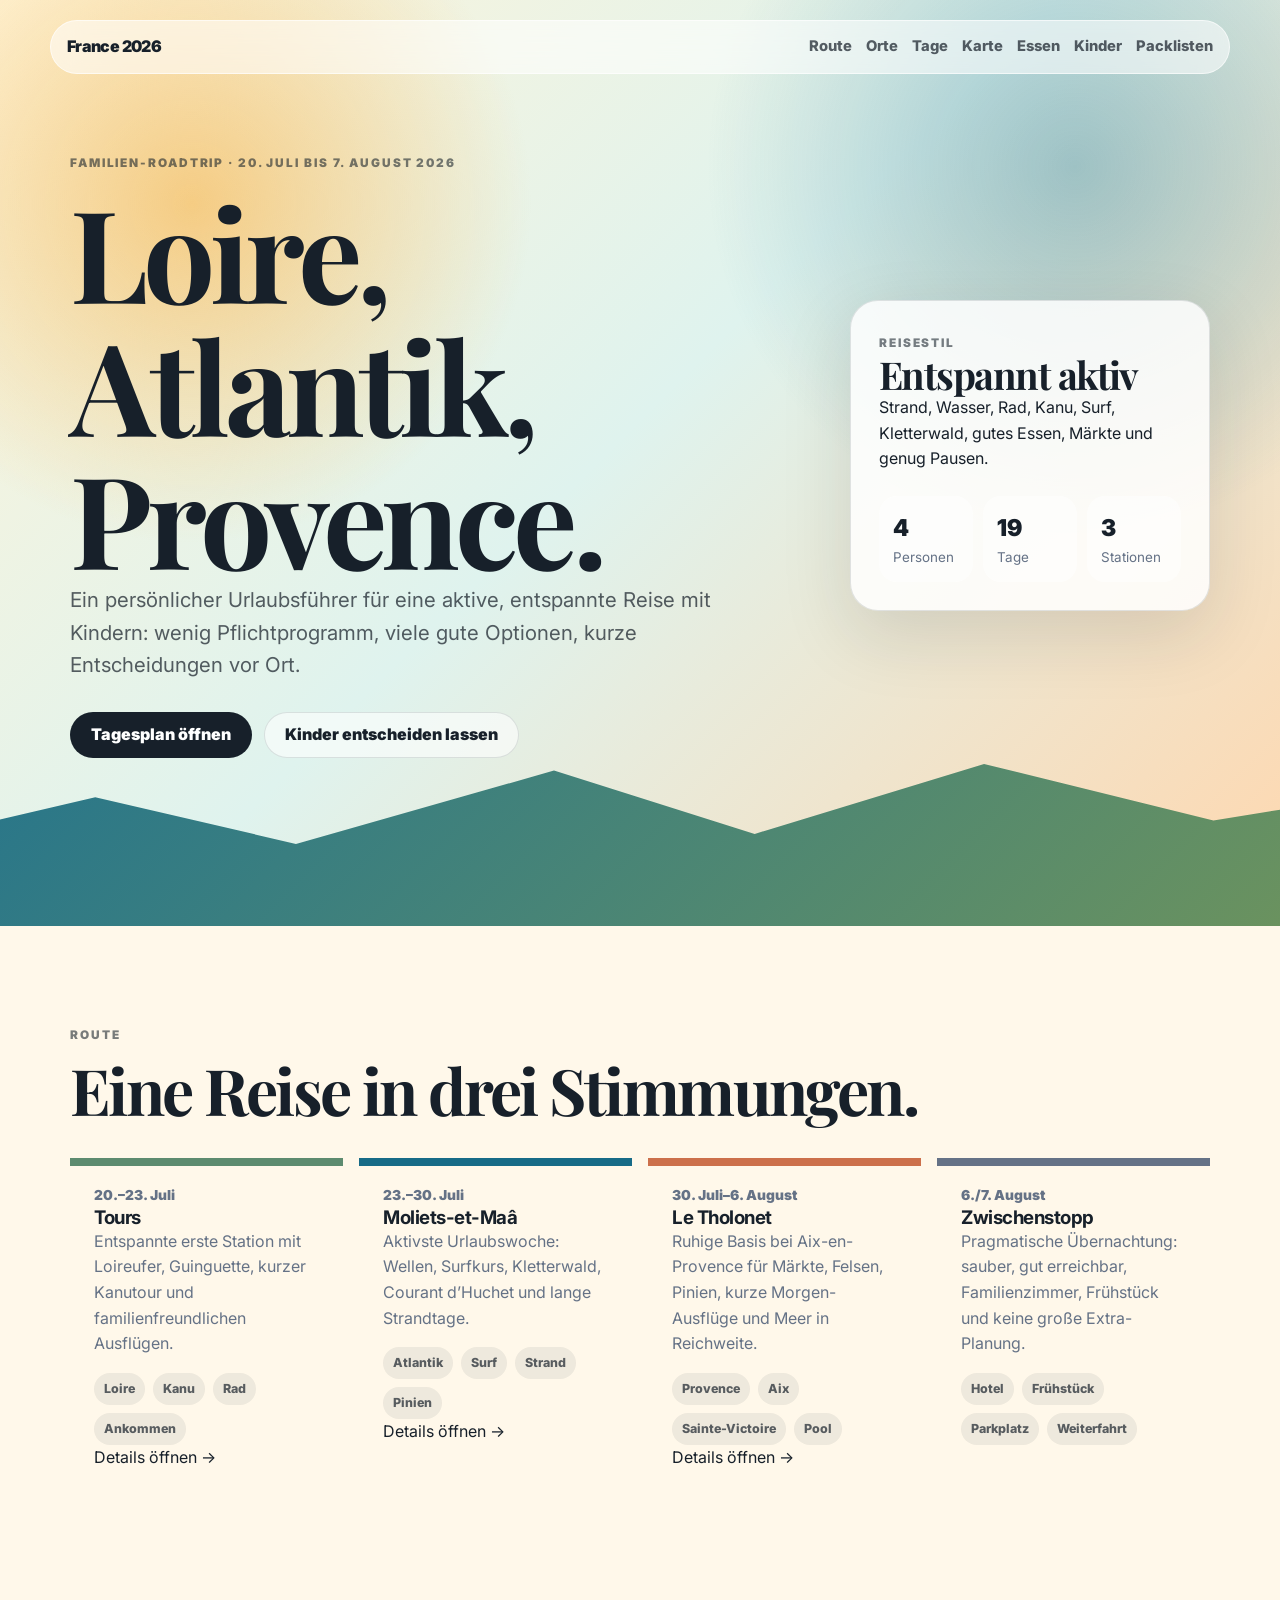
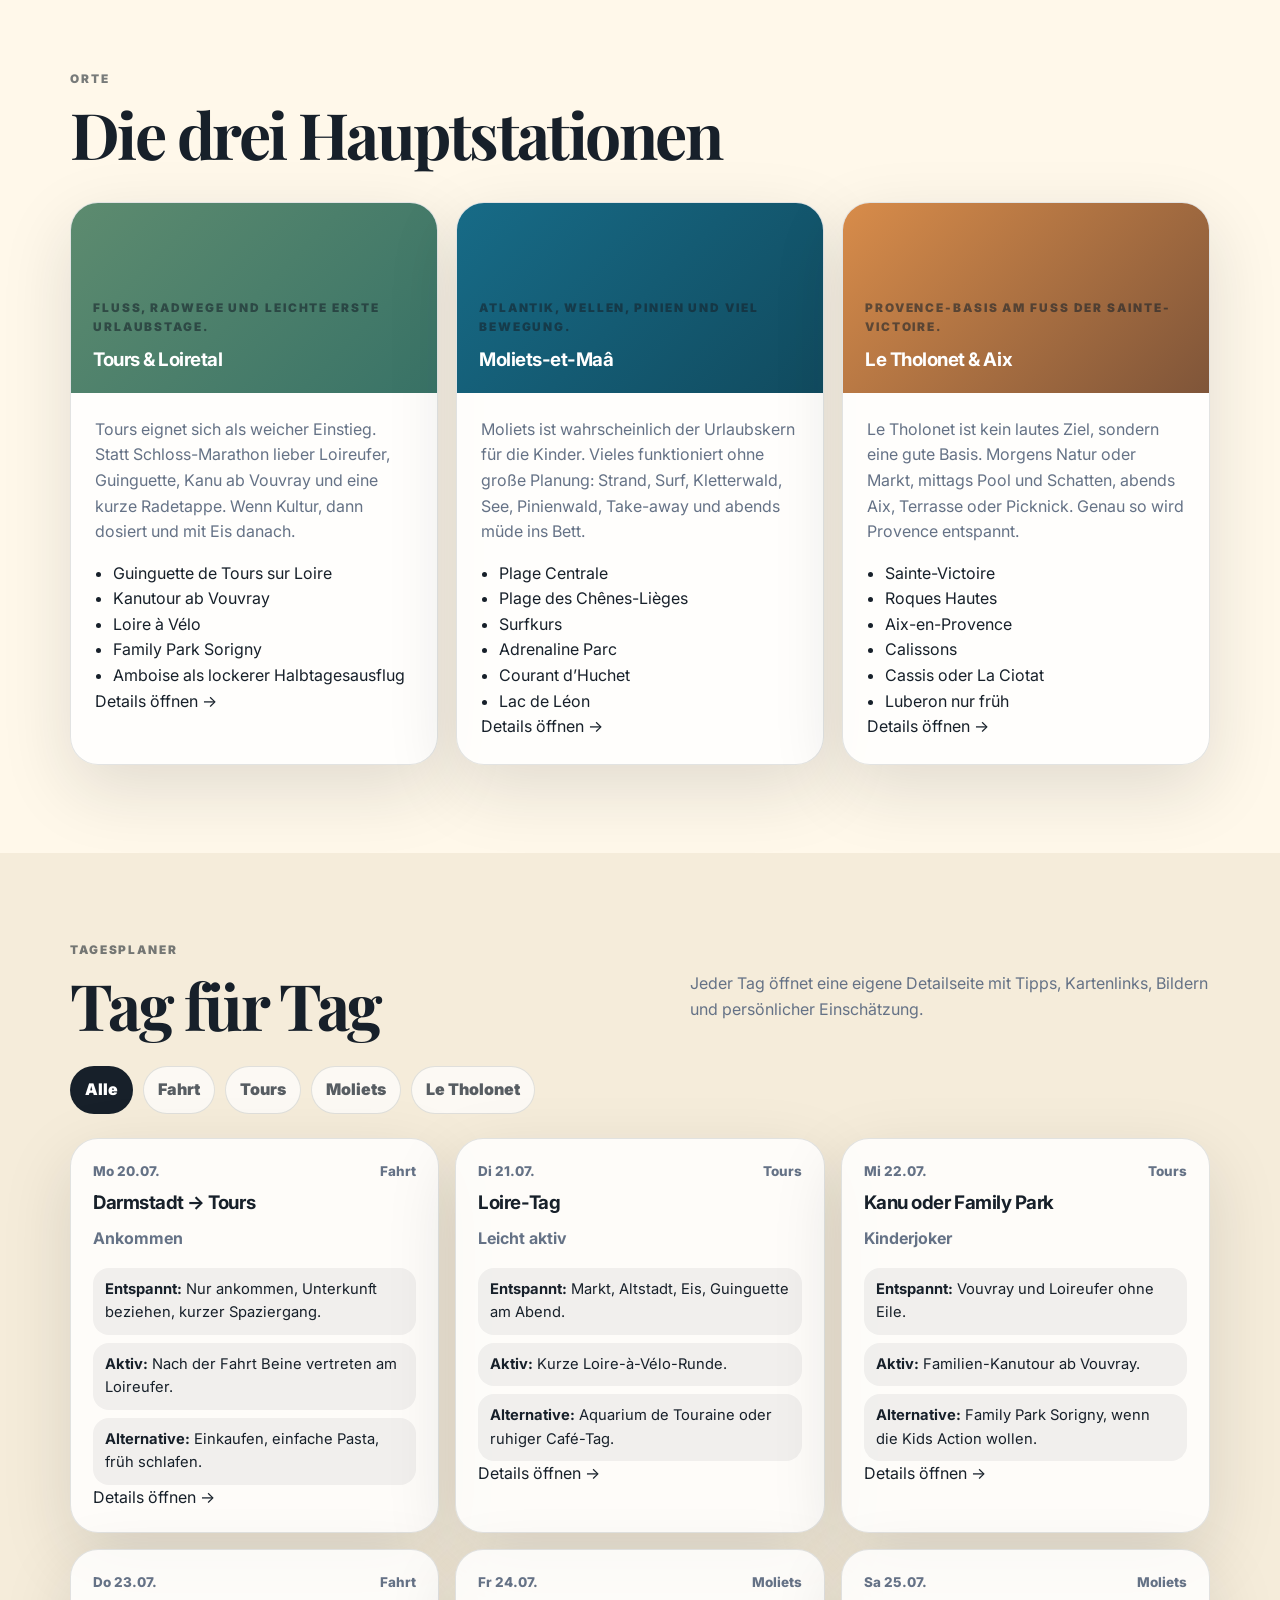
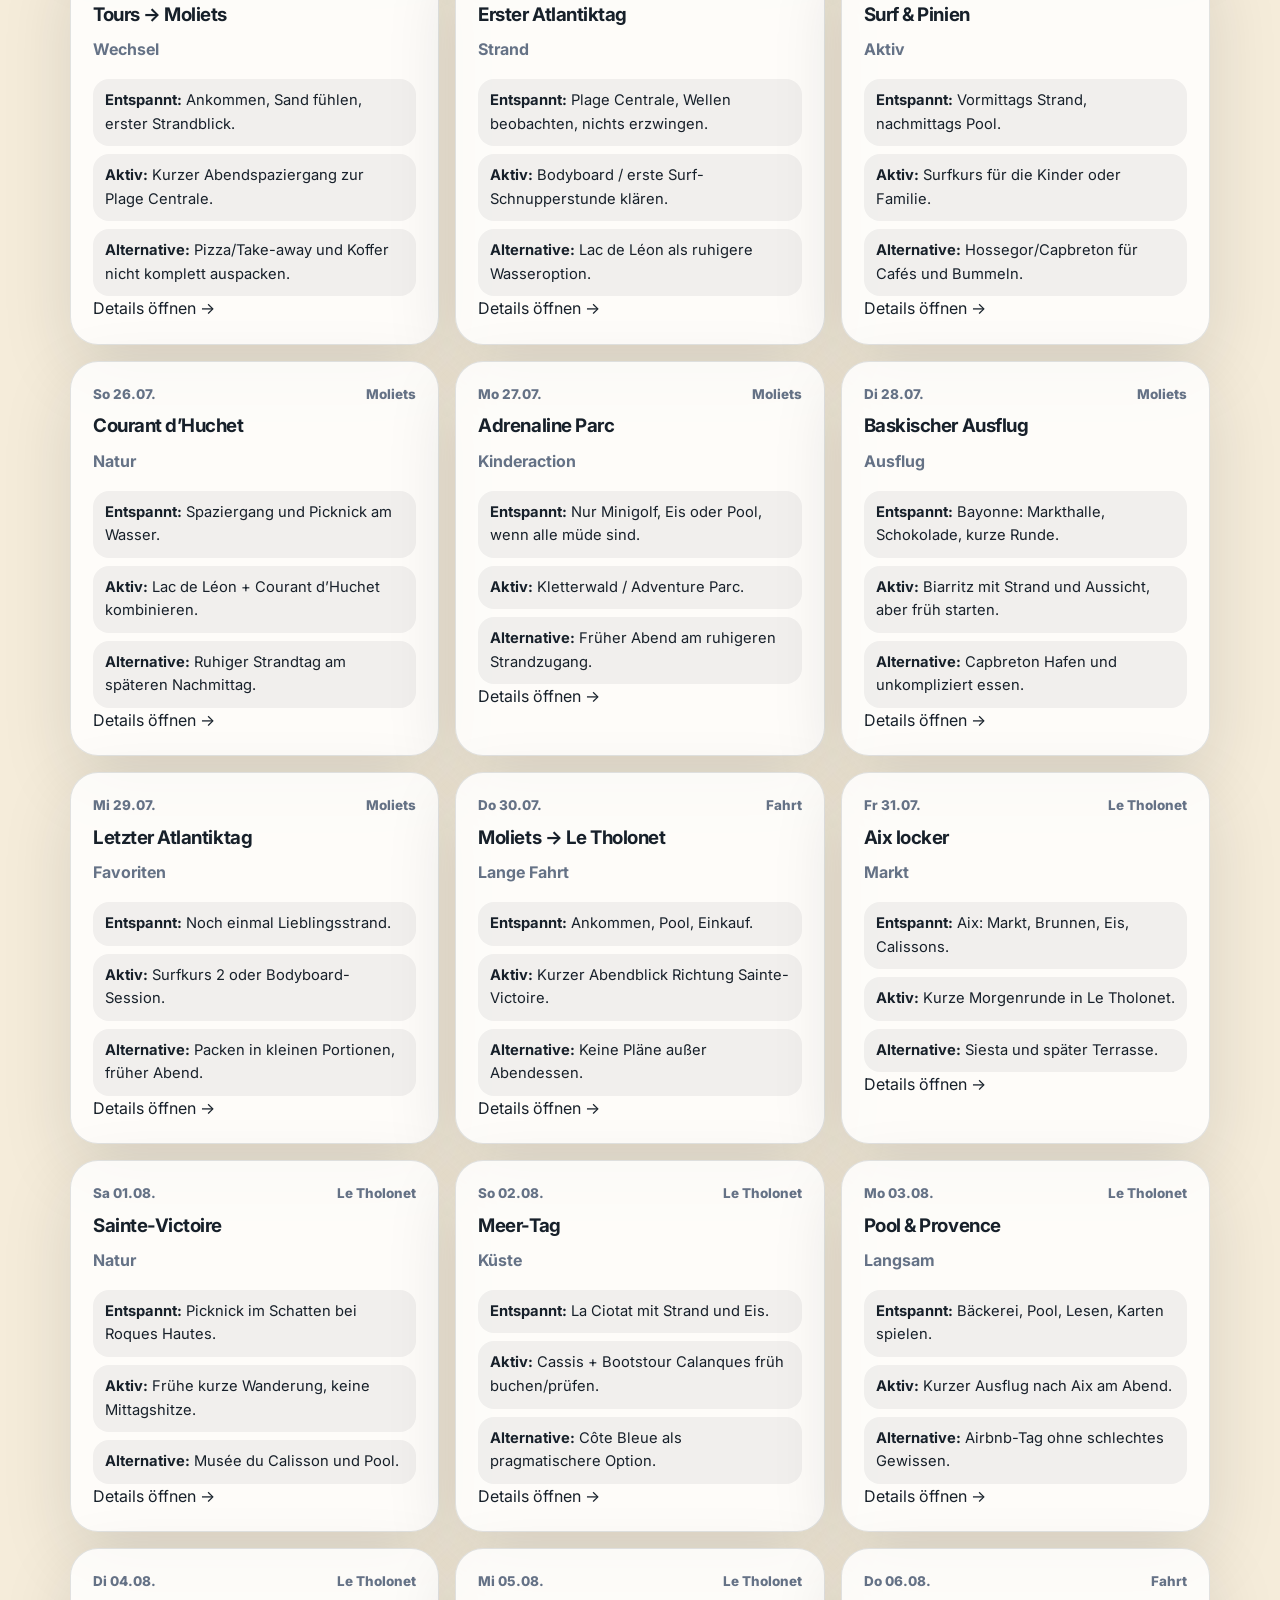
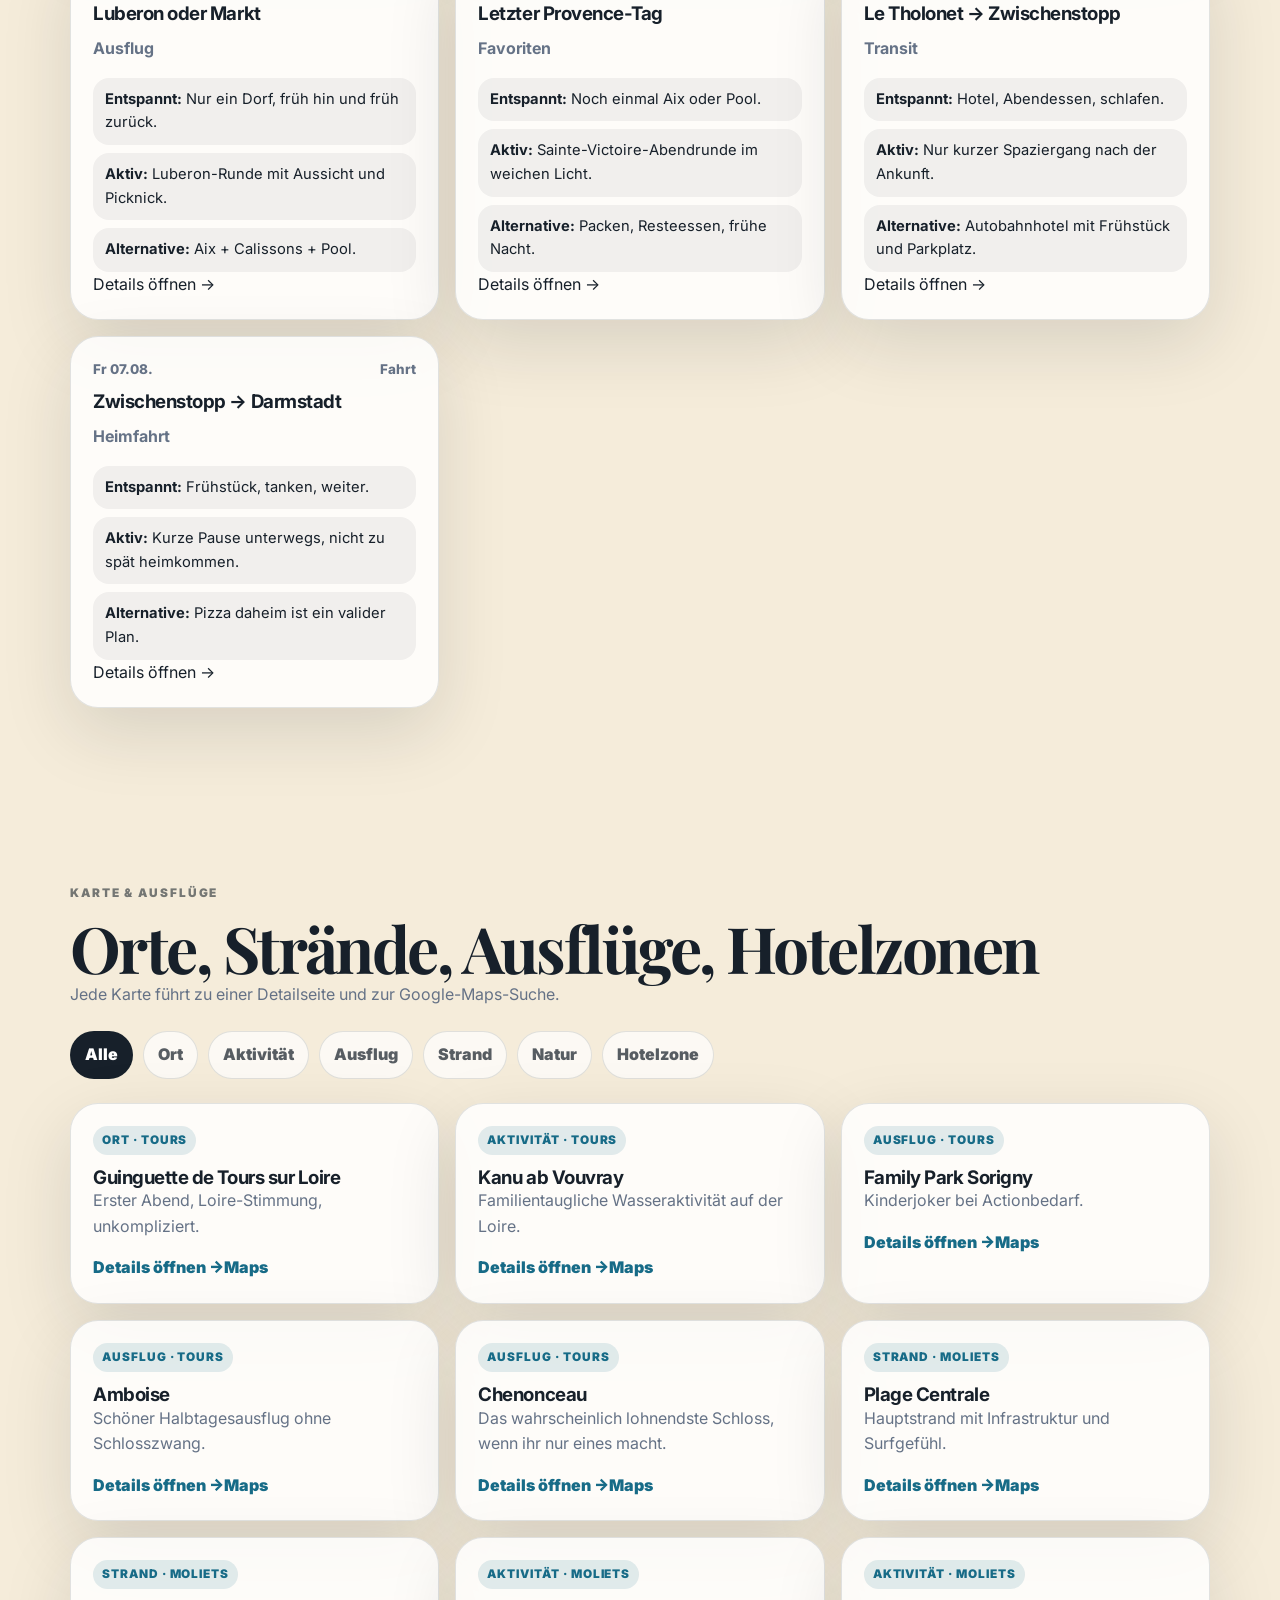
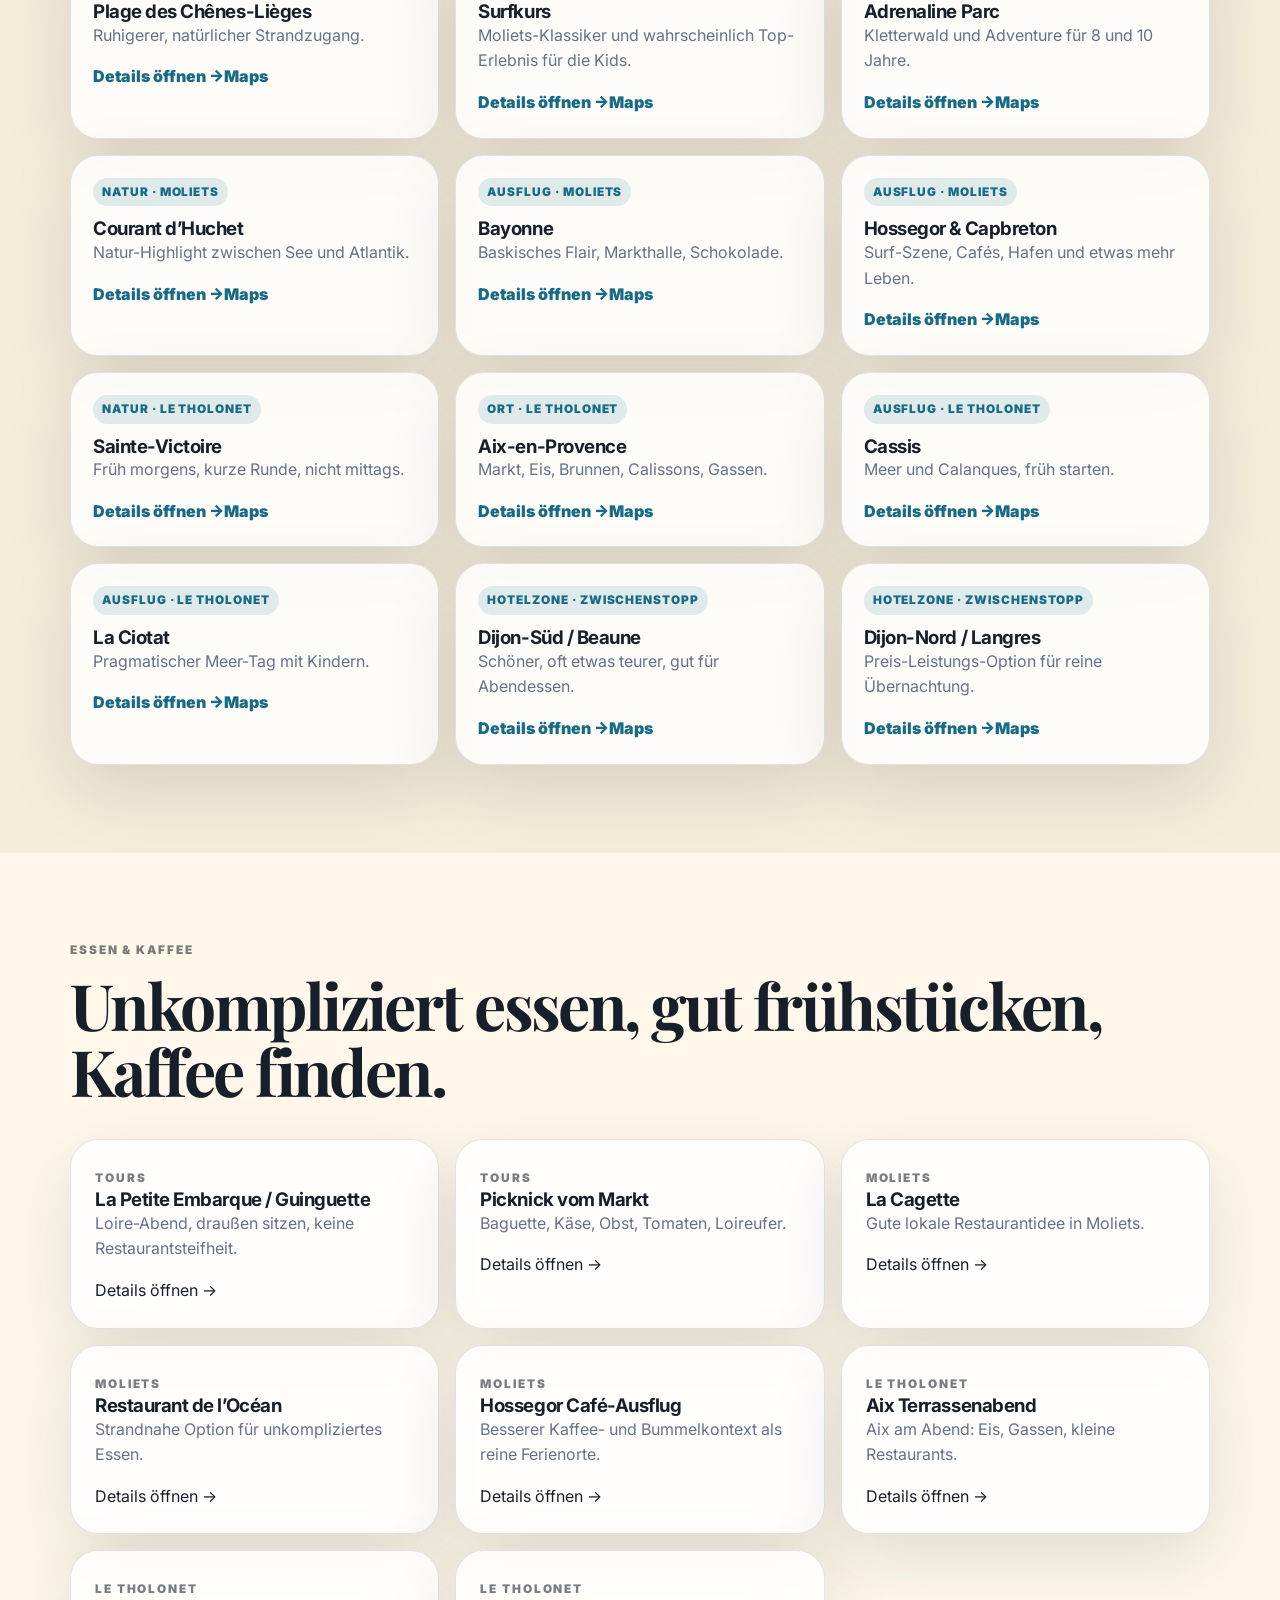
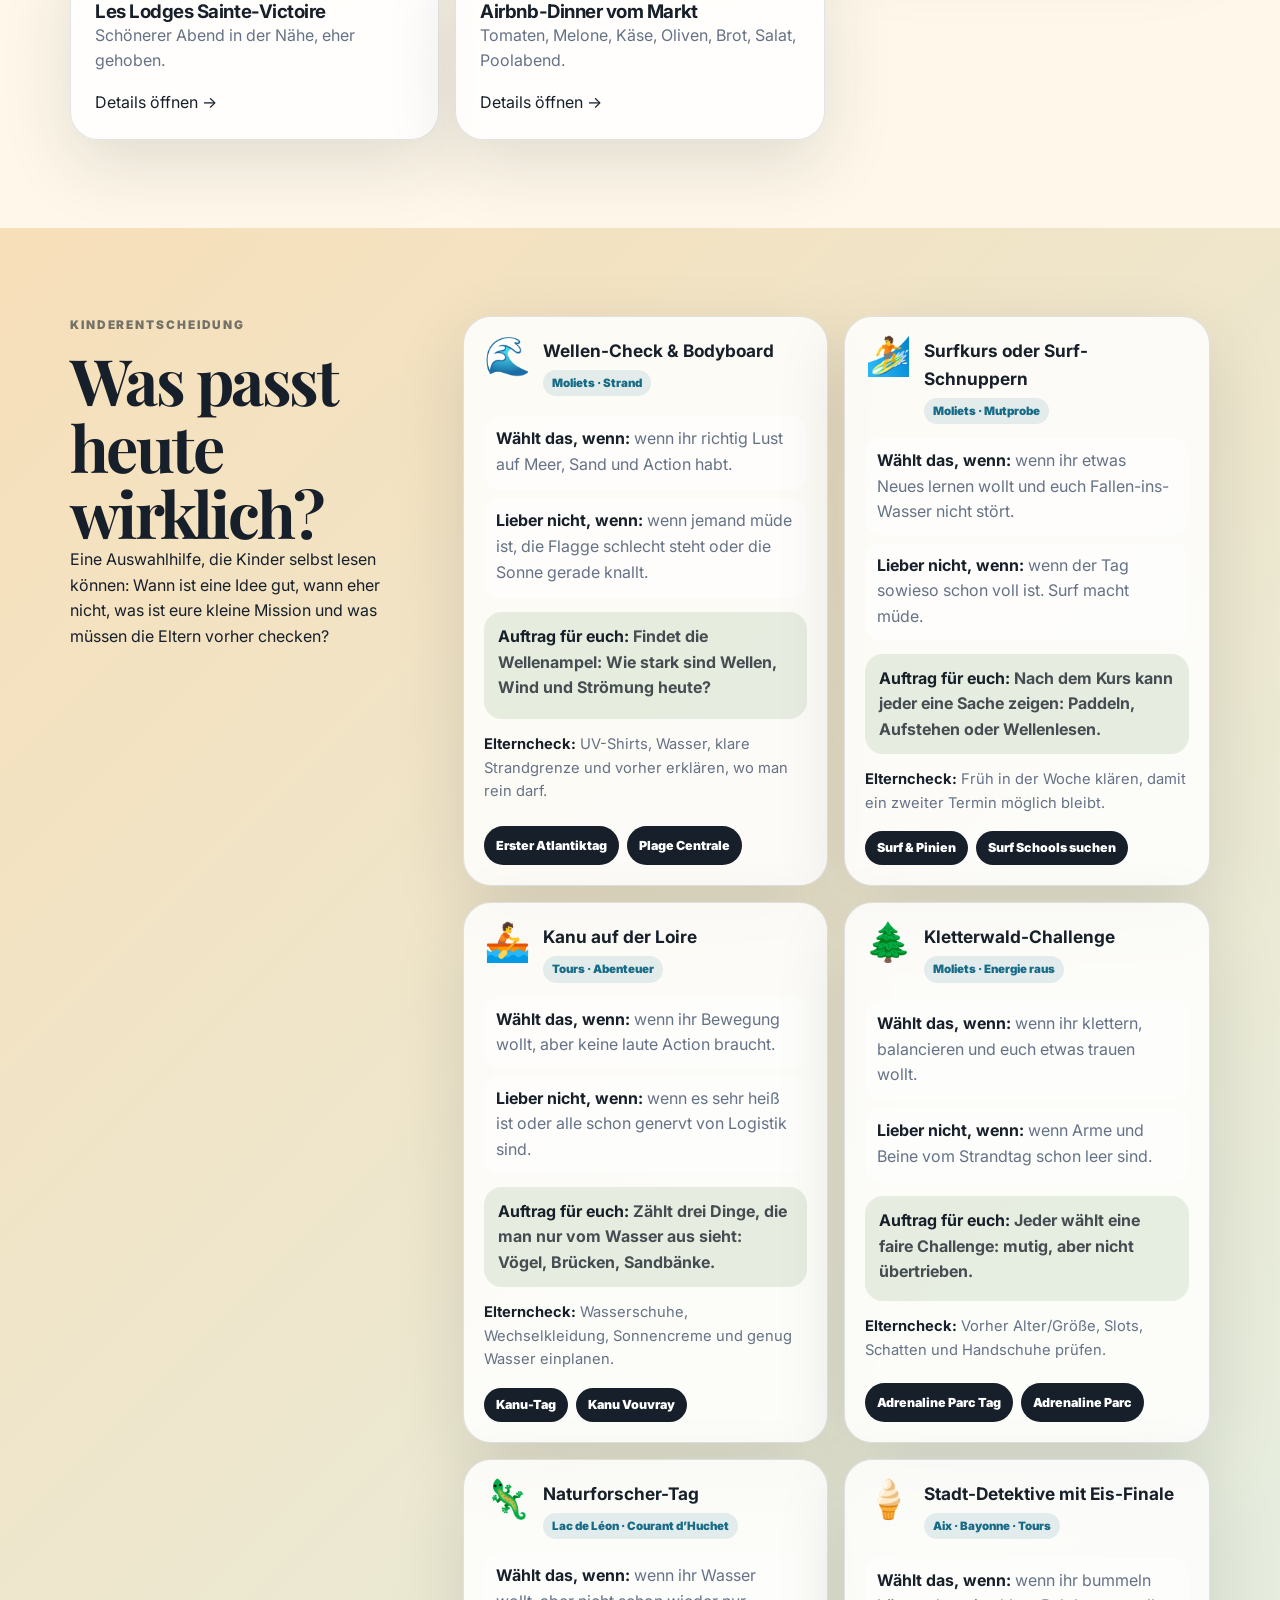
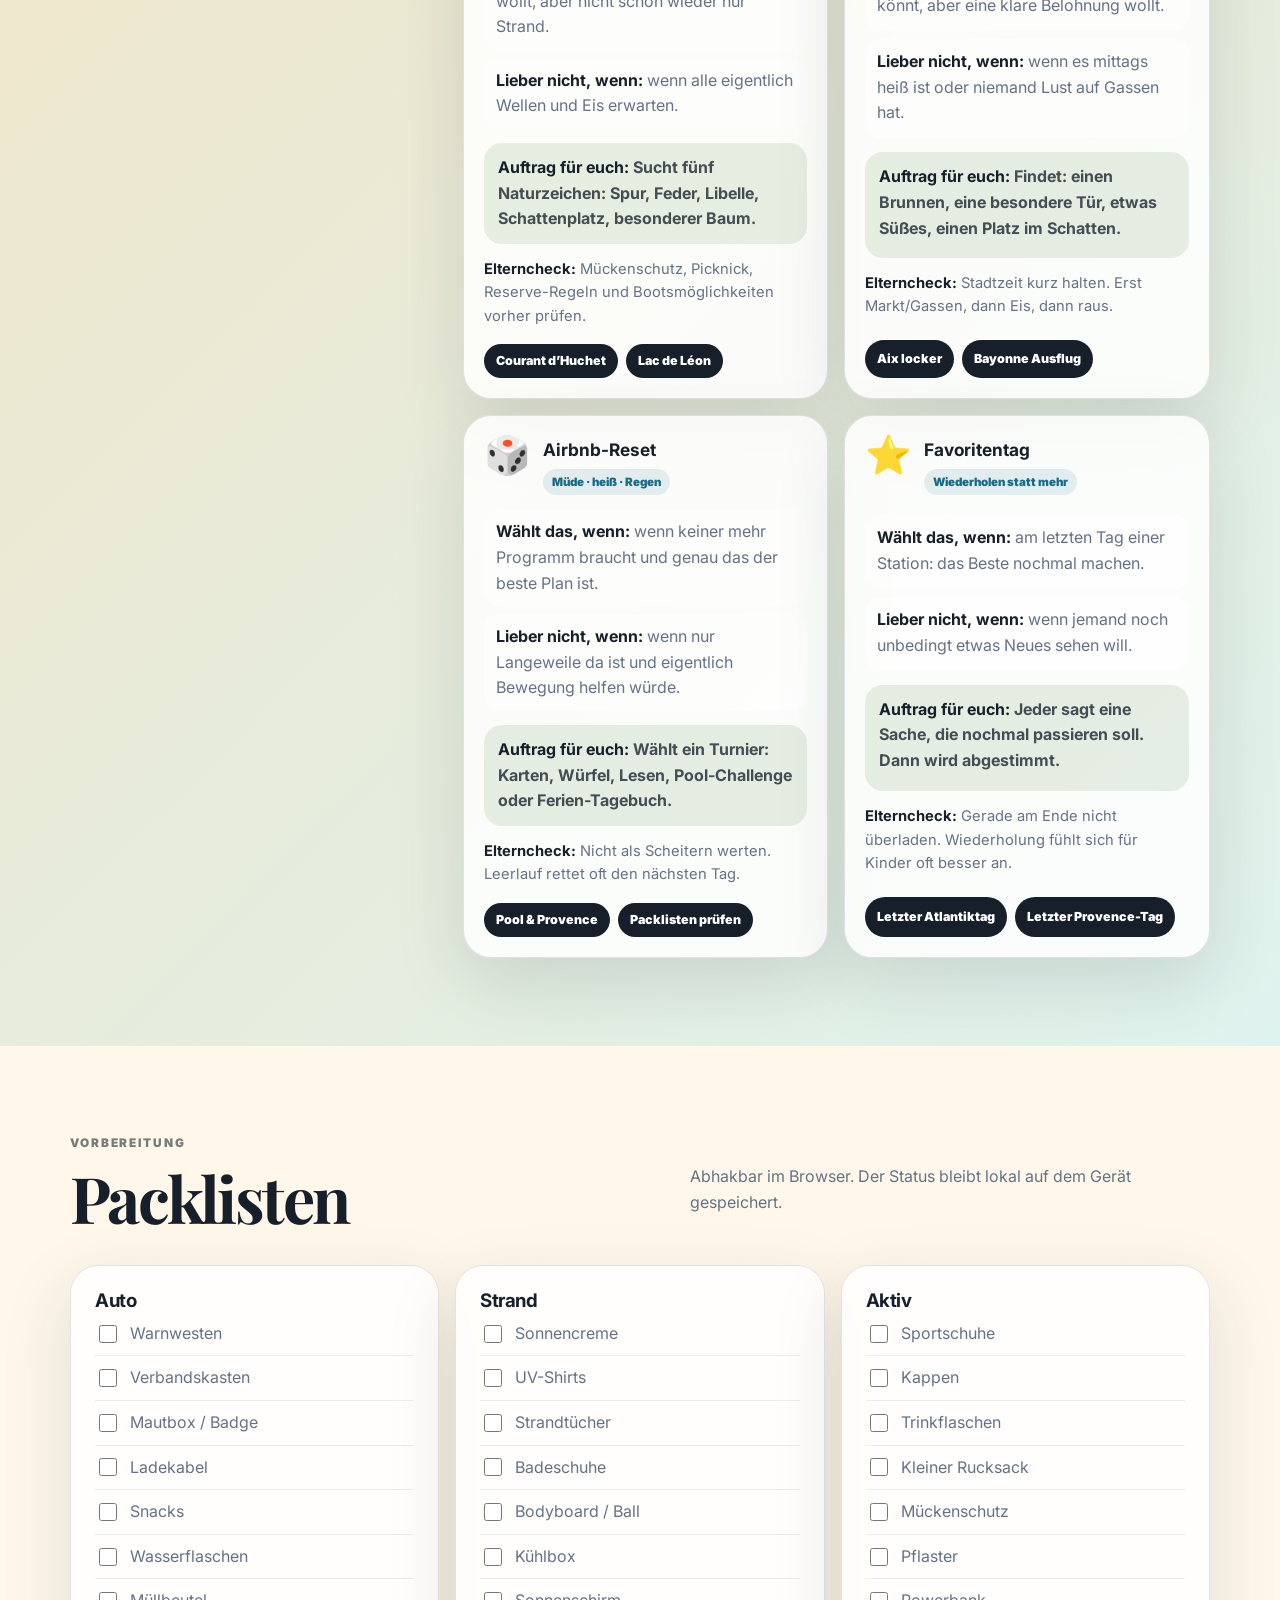
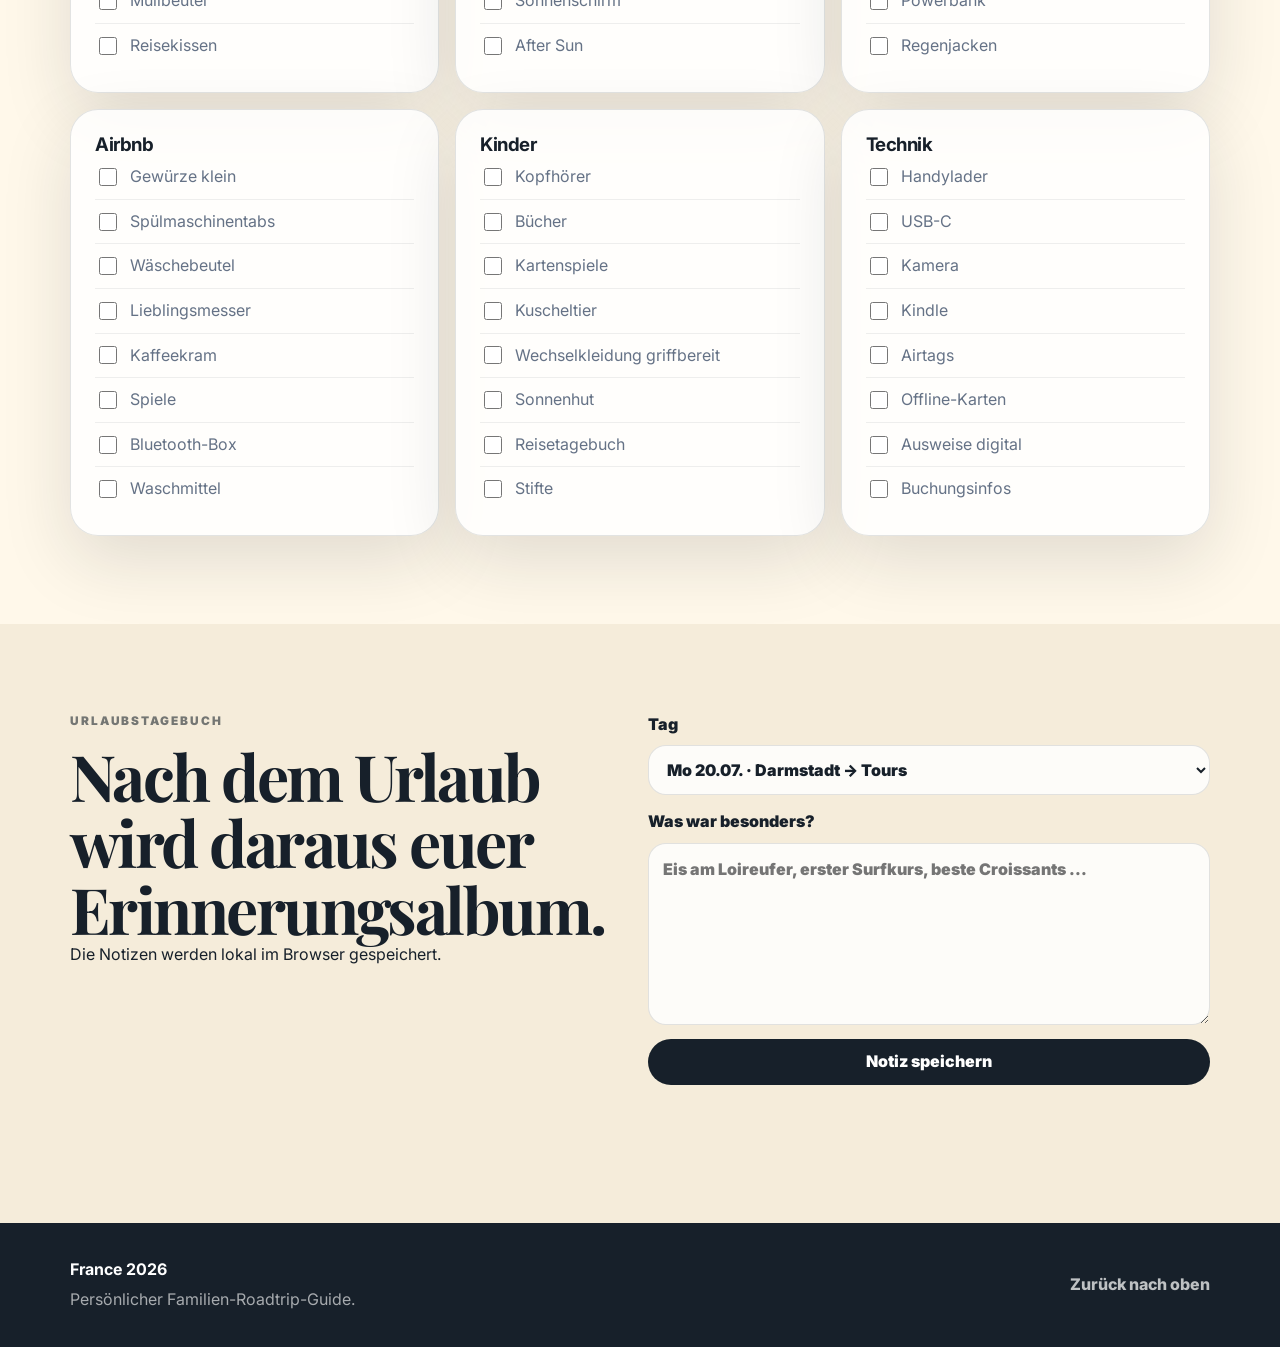
<file: index.html>
<!doctype html>
<html lang="de">
<head>
  <meta charset="utf-8" />
  <meta name="viewport" content="width=device-width, initial-scale=1" />
  <title>France 2026 · Familien-Roadtrip</title>
  <meta name="description" content="Persönliche Reisewebsite für den Familien-Roadtrip Frankreich 2026: Tours, Moliets-et-Maâ, Le Tholonet, Tagesplaner, Ausflüge, Restaurants, Packlisten und Urlaubstagebuch." />
  <meta name="theme-color" content="#f6bd60" />
  <link rel="preconnect" href="https://fonts.googleapis.com">
  <link rel="preconnect" href="https://fonts.gstatic.com" crossorigin>
  <link href="https://fonts.googleapis.com/css2?family=Inter:wght@400;500;600;700;800;900&family=Playfair+Display:wght@700;800&display=swap" rel="stylesheet">
  <link rel="stylesheet" href="styles.css?v=20260707-3" />
</head>
<body>
  <header class="site-hero" id="top">
    <nav class="topbar" aria-label="Hauptnavigation">
      <a class="brand" href="#top">France 2026</a>
      <button class="menu-button" type="button" data-menu-button aria-expanded="false">Menü</button>
      <div class="nav-links" data-nav-links>
        <a href="#route">Route</a><a href="#orte">Orte</a><a href="#tage">Tage</a><a href="#karte">Karte</a><a href="#restaurants">Essen</a><a href="#kinder">Kinder</a><a href="#packlisten">Packlisten</a>
      </div>
    </nav>
    <section class="hero-grid container">
      <div class="hero-copy">
        <p class="eyebrow">Familien-Roadtrip · 20. Juli bis 7. August 2026</p>
        <h1>Loire, Atlantik, Provence.</h1>
        <p class="lead">Ein persönlicher Urlaubsführer für eine aktive, entspannte Reise mit Kindern: wenig Pflichtprogramm, viele gute Optionen, kurze Entscheidungen vor Ort.</p>
        <div class="hero-actions"><a class="button primary" href="#tage">Tagesplan öffnen</a><a class="button ghost" href="#kinder">Kinder entscheiden lassen</a></div>
      </div>
      <aside class="hero-card glass">
        <span class="small-label">Reisestil</span><h2>Entspannt aktiv</h2><p>Strand, Wasser, Rad, Kanu, Surf, Kletterwald, gutes Essen, Märkte und genug Pausen.</p>
        <dl class="quick-stats"><div><dt>4</dt><dd>Personen</dd></div><div><dt>19</dt><dd>Tage</dd></div><div><dt>3</dt><dd>Stationen</dd></div></dl>
      </aside>
    </section>
  </header>
  <main>
    <section class="container intro-strip" id="route"><p class="section-kicker">Route</p><h2>Eine Reise in drei Stimmungen.</h2><div class="route-timeline" id="routeTimeline"></div></section>
    <section class="container" id="orte"><p class="section-kicker">Orte</p><h2>Die drei Hauptstationen</h2><div class="destination-grid" id="destinationGrid"></div></section>
    <section class="feature-section" id="tage"><div class="container"><div class="section-heading-row"><div><p class="section-kicker">Tagesplaner</p><h2>Tag für Tag</h2></div><p class="section-note">Jeder Tag öffnet eine eigene Detailseite mit Tipps, Kartenlinks, Bildern und persönlicher Einschätzung.</p></div><div class="day-filters" id="dayFilters"></div><div class="day-grid" id="dayGrid"></div></div></section>
    <section class="map-section" id="karte"><div class="container"><p class="section-kicker">Karte & Ausflüge</p><h2>Orte, Strände, Ausflüge, Hotelzonen</h2><p class="section-note">Jede Karte führt zu einer Detailseite und zur Google-Maps-Suche.</p><div class="poi-toolbar" id="poiToolbar"></div><div class="poi-grid" id="poiGrid"></div></div></section>
    <section class="container" id="restaurants"><p class="section-kicker">Essen & Kaffee</p><h2>Unkompliziert essen, gut frühstücken, Kaffee finden.</h2><div class="food-grid" id="foodGrid"></div></section>
    <section class="kids-section" id="kinder"><div class="container split"><div><p class="section-kicker">Kinderentscheidung</p><h2>Was passt heute wirklich?</h2><p>Eine Auswahlhilfe, die Kinder selbst lesen können: Wann ist eine Idee gut, wann eher nicht, was ist eure kleine Mission und was müssen die Eltern vorher checken?</p></div><div class="kids-choice-grid" id="kidsChoices"></div></div></section>
    <section class="container" id="packlisten"><div class="section-heading-row"><div><p class="section-kicker">Vorbereitung</p><h2>Packlisten</h2></div><p class="section-note">Abhakbar im Browser. Der Status bleibt lokal auf dem Gerät gespeichert.</p></div><div class="packing-grid" id="packingGrid"></div></section>
    <section class="journal-section" id="tagebuch"><div class="container split"><div><p class="section-kicker">Urlaubstagebuch</p><h2>Nach dem Urlaub wird daraus euer Erinnerungsalbum.</h2><p>Die Notizen werden lokal im Browser gespeichert.</p></div><form class="journal-form" id="journalForm"><label>Tag<select id="journalDay"></select></label><label>Was war besonders?<textarea id="journalText" rows="6" placeholder="Eis am Loireufer, erster Surfkurs, beste Croissants ..."></textarea></label><button class="button primary" type="submit">Notiz speichern</button><p class="save-hint" id="journalHint" aria-live="polite"></p></form></div></section>
  </main>
  <footer class="site-footer"><div class="container footer-grid"><div><strong>France 2026</strong><p>Persönlicher Familien-Roadtrip-Guide.</p></div><a href="#top">Zurück nach oben</a></div></footer>
  <script src="data.js?v=20260707-3"></script><script src="app.js?v=20260707-3"></script>
</body>
</html>
</file>
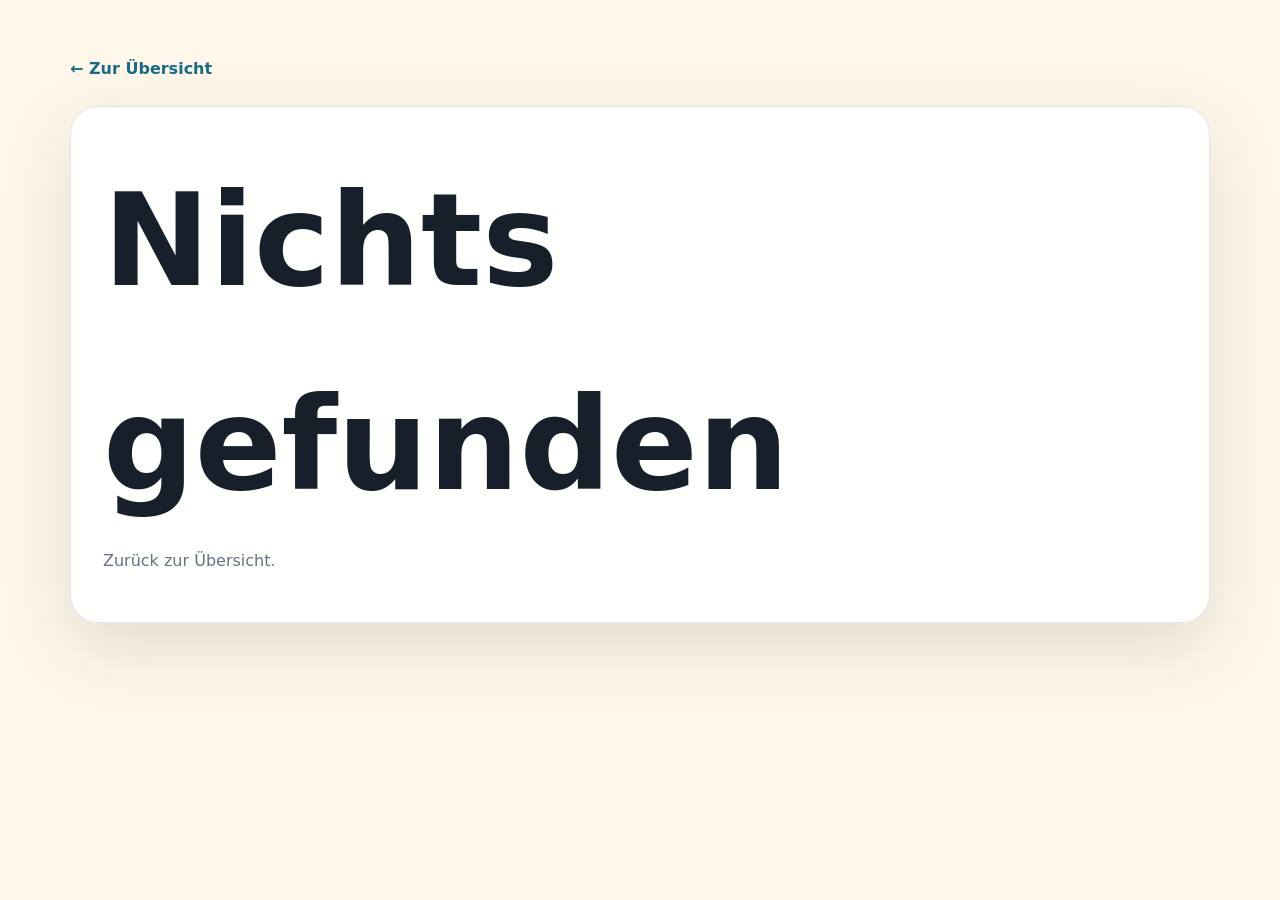
<file: detail.html>
<!doctype html>
<html lang='de'>
<head>
  <meta charset='utf-8'>
  <meta name='viewport' content='width=device-width, initial-scale=1'>
  <title>France 2026 Detail</title>
  <link rel='stylesheet' href='styles.css?v=20260718-2'>
  <style>
    body{background:#fff8ea}.detail-page{padding:32px 0 80px}.back-link{display:inline-block;margin:24px 0;font-weight:900;color:#176b87}.detail-card{background:rgba(255,255,255,.88);border:1px solid rgba(23,32,42,.12);border-radius:28px;box-shadow:0 24px 70px rgba(23,32,42,.13);padding:32px}.detail-grid{display:grid;grid-template-columns:minmax(0,1.45fr)340px;gap:28px;align-items:start}.detail-lead{font-size:1.13rem;color:#17202a}.detail-card p,.detail-card li,.side-card p{color:#657286}.detail-card h3{margin-top:30px;margin-bottom:10px}.guide-section{padding:22px 0;border-top:1px solid rgba(23,32,42,.10)}.guide-section:first-of-type{border-top:0}.guide-section ul{padding-left:1.2rem}.decision-table{display:grid;gap:10px;margin:16px 0}.decision-row{display:grid;grid-template-columns:170px minmax(0,1fr);gap:12px;padding:12px 14px;border-radius:18px;background:rgba(23,32,42,.055)}.decision-row strong{color:#17202a}.fact-box{border-radius:18px;padding:14px 16px;background:rgba(95,141,78,.12);border:1px solid rgba(95,141,78,.18);margin-top:18px}.side-card{background:rgba(255,255,255,.74);border:1px solid rgba(23,32,42,.12);border-radius:22px;padding:20px;margin-bottom:16px}.side-card a{display:block;color:#176b87;font-weight:900;padding:8px 0;border-bottom:1px solid rgba(23,32,42,.08)}.maps-button{display:inline-flex;width:100%;align-items:center;justify-content:center;min-height:46px;border-radius:999px;background:#17202a;color:white;font-weight:900;margin-bottom:16px}.source-note{font-size:.9rem;color:#657286;margin-top:22px}.image-gallery{display:grid;grid-template-columns:repeat(4,minmax(0,1fr));gap:12px;margin:0 0 28px}.gallery-card{margin:0;border-radius:18px;overflow:hidden;background:rgba(255,255,255,.82);border:1px solid rgba(23,32,42,.10);box-shadow:0 10px 30px rgba(23,32,42,.10)}.gallery-card a{display:block;color:inherit;text-decoration:none}.gallery-card img{display:block;width:100%;height:170px;object-fit:cover;background:#f3ead6}.gallery-card figcaption{font-size:.72rem;line-height:1.25;color:#657286;padding:8px 10px;background:rgba(255,255,255,.86)}.gallery-card:hover{transform:translateY(-1px);box-shadow:0 16px 36px rgba(23,32,42,.14)}.ask-chatgpt{margin-top:34px;border-radius:24px;border:1px solid rgba(23,32,42,.14);background:linear-gradient(135deg,rgba(23,107,135,.10),rgba(246,189,96,.18));padding:22px}.ask-actions{display:flex;gap:10px;flex-wrap:wrap;margin-top:16px}.ask-actions button,.ask-actions a{display:inline-flex;align-items:center;justify-content:center;min-height:42px;border-radius:999px;padding:0 16px;border:1px solid rgba(23,32,42,.16);font-weight:900;cursor:pointer}.ask-actions button{background:#17202a;color:white}.ask-actions a{background:rgba(255,255,255,.72);color:#176b87}.copy-status{margin-top:10px;font-size:.9rem;font-weight:800;color:#5f8d4e;min-height:1.2em}.prompt-preview{display:none;margin-top:14px;width:100%;min-height:180px;border:1px solid rgba(23,32,42,.16);border-radius:18px;padding:12px;background:rgba(255,255,255,.78);color:#17202a;font:inherit}.prompt-preview.open{display:block}@media(max-width:900px){.detail-grid{grid-template-columns:1fr}.detail-card{padding:22px}.image-gallery{grid-template-columns:repeat(2,minmax(0,1fr))}.gallery-card img{height:150px}.decision-row{grid-template-columns:1fr}}@media(max-width:520px){.image-gallery{grid-template-columns:1fr}.gallery-card img{height:190px}.ask-actions{display:grid}.ask-actions a,.ask-actions button{width:100%}}
  </style>
</head>
<body>
  <main class='container detail-page'>
    <a class='back-link' href='index.html'>← Zur Übersicht</a>
    <article id='detailRoot' class='detail-card'><p>Lade Detailseite...</p></article>
  </main>
  <script src='data.js?v=20260718-2'></script>
  <script>
    const data = window.FRANCE2026;
    const params = new URLSearchParams(location.search);
    const type = params.get('type');
    const id = params.get('id');
    const root = document.querySelector('#detailRoot');
    let currentPrompt = '';

    const mapsLink = query => `https://www.google.com/maps/search/?api=1&query=${encodeURIComponent(query)}`;
    const imageSourceUrl = query => `https://www.bing.com/images/search?q=${encodeURIComponent(query)}`;
    const galleryImageUrl = (query,index) => `https://tse${(index%4)+1}.mm.bing.net/th?q=${encodeURIComponent(String(query).trim())}&w=760&h=520&c=7&rs=1&p=0&o=5&pid=1.7`;
    const fallbackUrl = (title,index) => `https://picsum.photos/seed/${encodeURIComponent(title+'-'+index)}/760/520`;
    const escapeHtml = value => String(value).replace(/[&<>'"]/g,c=>({'&':'&amp;','<':'&lt;','>':'&gt;',"'":'&#39;','"':'&quot;'}[c]));
    const list = arr => `<ul>${(arr||[]).map(x => `<li>${x}</li>`).join('')}</ul>`;
    const paragraphs = arr => (arr||[]).map(x => `<p>${x}</p>`).join('');
    const L = (label, query, href) => ({label, query, href});
    const S = (title, body, bullets = [], custom = '') => ({title, body, bullets, custom});
    const G = (intro, sections, recommendation, logistics, links, images, sourceNote) => ({intro, sections, recommendation, logistics, links, imageQueries: images, sourceNote});

    const dayGuides = {
      0: G([
        `Das ist kein Urlaubstag im engeren Sinn, sondern der Tag, der darüber entscheidet, ob ihr in Tours entspannt ankommt oder schon überdreht startet. Ziel ist nicht, unterwegs noch ein Erlebnis einzubauen, sondern die lange Fahrt sauber zu strukturieren: früh genug los, realistische Pausen, Snacks griffbereit, Ankunft ohne Abendprogramm-Druck.`,
        `Für die Kinder ist dieser Tag vor allem Aushalten, Wechseln und Ankommen. Deshalb sollte der Abend in Tours bewusst klein sein: Unterkunft, kurzer Loireblick, einfache Versorgung, Schlaf. Alles andere klingt auf dem Papier nett und wird nach der Fahrt schnell zäh.`
      ],[
        S('Fahrtlogik',`Plant die Strecke als Reisetag mit klaren Pausen, nicht als Sightseeing-Transfer. Entscheidend sind Wasser, Snacks, Ladekabel, Hörbuch/Playlist und ein Plan, was passiert, wenn ihr später ankommt als gedacht.`,['Letzte 90 Minuten nicht noch mit Zusatzstopp verlängern.','Einkauf oder Abendessen einfach halten.','Kinder nicht direkt nach Ankunft in Stadtprogramm ziehen.']),
        S('Ankommen in Tours',`Wenn die Unterkunft bezogen ist, reicht ein kurzer Spaziergang Richtung Loire oder ein kleiner Essens-/Einkaufsblock. Der erste Eindruck soll weich sein: Fluss, Luft, Beine vertreten, fertig.`,['Keine Reservierung mit engem Zeitfenster, wenn die Fahrt unsicher ist.','Abends Taschen nur grob sortieren, Kanu-/Tageszeug erst am nächsten Morgen.']),
        S('Plan B',`Wenn Stau, Müdigkeit oder Hitze zuschlagen, ist ein Supermarktessen in der Unterkunft kein Scheitern. Es macht den nächsten Tag besser.`)
      ],`Meine Empfehlung: An diesem Tag keine touristische Ambition. Der beste Erfolg ist, wenn alle halbwegs friedlich in Tours schlafen gehen.`,['Warnwesten/Unterlagen griffbereit.','Wasser und Snacks im Innenraum, nicht im Kofferraum.','Unterkunfts-Check-in und Parkplatz vor Abfahrt prüfen.'],[L('Google Maps: Tours','Tours France'),L('Loireufer Tours','Tours Loire river walk')],['Darmstadt Tours roadtrip','Tours Loire evening','French motorway family roadtrip','Tours old town Loire'],`Faktenstatus: basiert auf eurer Route und allgemeiner Reiselogik; aktuelle Verkehrs-/Parkinformationen vor Abfahrt prüfen.`),
      1: G([
        `Der Loire-Tag ist der eigentliche Urlaubsstart. Er sollte Tours nicht als Pflicht-Stadtbesichtigung behandeln, sondern als leichte Mischung aus Markt, Altstadt, Fluss und Abendstimmung. „Loire“ heißt hier konkret: Uferwege, Brückenblick, Guinguette, Rad-/Spazieroptionen und ein ruhiger Rhythmus am Wasser.`,
        `Für Kinder funktionieren an diesem Tag kleine sichtbare Ziele besser als Kulturabstraktion: Marktstand aussuchen, Eis finden, Brücke anschauen, kurze Runde gehen oder fahren, abends draußen sitzen. Der Tag darf bewusst unvollständig bleiben.`
      ],[
        S('Morgens: Markt, Altstadt, kurzer Orientierungskreis',`Startet mit einem kurzen Rundgang statt großem Programm. Les Halles oder ein Markt-/Bäckereistopp, dann Altstadt nur dosiert. Die Kinder brauchen ein erstes Erfolgserlebnis, nicht 90 Minuten Stadtgeschichte.`,['Ein Snack-/Eisziel vorher ankündigen.','Nicht mehrere Kirchen/Museen kombinieren.','Bei Hitze früh oder spät gehen.']),
        S('Loire à Vélo nur als kleine Runde',`Wenn ihr Räder nehmt, dann nur eine kurze, familienkompatible Runde. Die offizielle Loire-à-Vélo-Logik rund um Tours ist stark, aber ihr braucht keinen Etappenstolz. Ziel ist Bewegung am Fluss, nicht Kilometer sammeln.`,['Route vorher grob prüfen.','Schatten, Wasser und Rückweg im Blick behalten.','Bei müden Kindern lieber Spaziergang statt Mietradlogistik.']),
        S('Abend: Guinguette statt Restaurantstress',`Die Guinguette de Tours ist als Sommer-Ort am Loireufer der bessere erste Abend als ein steifes Restaurant. Für euch zählt: draußen sitzen, einfache Essenslogik, Flussnähe, Kinder dürfen noch etwas gucken.`,['Früh kommen, wenn ihr sitzen wollt.','Nicht zu spät essen lassen.','Bei Regen/Überfüllung einfache Alternative bereithalten.'])
      ],`Meine Empfehlung: Erst Markt/Altstadt kurz, dann Pause, abends Guinguette. Eine Radoption nur, wenn alle wirklich Lust haben.`,['Öffnungszeiten der Märkte und Guinguette prüfen.','Bei Radmiete Reservierung/Kinderradgrößen klären.','Mittagshitze vermeiden.'],[L('Les Halles / Markt Tours','Les Halles de Tours market'),L('Guinguette Tours','Tours sur Loire Guinguette'),L('Loire à Vélo Tours','Loire a Velo Tours bike rental')],['Tours Loire','Les Halles de Tours','Guinguette de Tours','Loire a Velo Tours'],`Faktenstatus: abgeglichen mit offiziellen Tourismusseiten zu Tours/Loire-à-Vélo und Guinguette; Öffnungszeiten und Tagesprogramm aktuell prüfen.`),
      2: G([
        `Dieser Tag darf nicht nur „irgendwas mit Loire“ heißen. Eigentlich stehen hier zwei sehr unterschiedliche Programme zur Wahl: eine echte Wasseraktivität ab Vouvray oder ein klarer Kinder-Action-Joker im Family Park Sorigny. Beides kann gut sein, aber es löst unterschiedliche Urlaubssituationen.`,
        `Die Kanutour ist der bessere Plan, wenn ihr nach dem Ankommen in Tours ein gemeinsames Erlebnis wollt: draußen, ruhig, auf dem Wasser, ohne dass es ein ganzer Ausflugstag wird. Der Abschnitt Sablière–Vouvray ist als kurze Einstiegsstrecke interessant, weil er nicht nach Expedition klingt.`,
        `Family Park ist dagegen keine Loire-Romantik, sondern ein pragmatisches Ventil: Wenn die Kinder nach Stadt, Fahrt und Erwachsenenprogramm etwas Eigenes brauchen, ist das wahrscheinlich der bessere Joker.`
      ],[
        S('Option 1: Familien-Kanutour ab Vouvray',`Der konkrete Kern ist die Strecke Sablière–Vouvray mit Tours & Canoë. Laut Anbieter ist das der kleinste Parcours und als Einstieg für Kinder und Erwachsene gedacht. Der Vorteil: Die Loire wird greifbar – Strömung, Sandbänke, Ufer, Vögel, Paddelrhythmus.`,['Als Halbtagesbaustein denken, nicht als ganzer Tag.','Nicht mit Schloss, langer Altstadt und großem Abendessen kombinieren.','Vorab klären: Uhrzeit, Reservierung, Rücktransport, Schwimmwesten, Wetter und Gewitterrisiko.']),
        S('So würde ich den Kanu-Tag bauen',`Frühstück, Wasserflaschen, Sonnencreme, Wechselkleidung. Dann nach Vouvray zur Basis. Nach der Tour kein zweites großes Programm dranhängen. Besser: Snack, trockene Kleidung, Loireufer, Pause. Abends Guinguette oder Picknick, wenn noch Stimmung da ist.`,['Vormittag oder früher Nachmittag für Kanu.','Danach bewusst Pause.','Kein „noch schnell ein Schloss“.']),
        S('Option 2: Family Park Sorigny',`Family Park ist die richtige Entscheidung, wenn die Kinder heute nicht „schön“, sondern „meins“ brauchen. Der Park liegt südlich von Tours in Sorigny und ist ein klassischer Freizeitpark-Baustein. Für eure Reise ist das kein kultureller Höhepunkt, aber ein nützlicher Ausgleichstag.`,['Gut bei Actionbedarf und müden Stadtkindern.','Vorher Öffnungszeiten, Attraktionen, Größenregeln und Tickets prüfen.','Als Halbtagesprogramm planen.']),
        S('Entscheidung am Morgen',`Die Frage ist nicht, was objektiv besser ist, sondern welche Energie ihr habt.`,[],`<div class='decision-table'><div class='decision-row'><strong>Kinder wollen Action</strong><span>Family Park.</span></div><div class='decision-row'><strong>Alle wollen draußen sein</strong><span>Kanu ab Vouvray.</span></div><div class='decision-row'><strong>Hitze / Gewitter</strong><span>Sehr vorsichtig entscheiden; Wasser klingt gut, ist aber exponiert.</span></div><div class='decision-row'><strong>Alle nur mittel drauf</strong><span>Vouvray ohne Kanu, Loireufer, Eis, früher Schluss.</span></div></div>`)
      ],`Meine klare Empfehlung: Wenn Wetter und Stimmung passen, Kanu ab Vouvray priorisieren. Family Park als echter Plan B, nicht als zweite Aktivität am selben Tag.`,['Kanu reservieren oder Verfügbarkeit prüfen.','Wetter/Gewitterrisiko ernst nehmen.','Wasserschuhe, Wechselkleidung, Handtuch, Brillenband, Wasser, Sonnenschutz.','Bei Family Park Größen-/Altersregeln und Öffnungszeiten prüfen.'],[L('Tours & Canoë Basis Vouvray','Tours Canoe La Frilliere Vouvray'),L('Familien-Kanutour Sablière–Vouvray','Balade canoe en famille Sabliere Vouvray'),L('Family Park Sorigny','Family Park Sorigny')],['Vouvray Loire canoe','Tours Canoe Vouvray','Family Park Sorigny','Vouvray Loire river'],`Faktenstatus: geprüft gegen offizielle Tours-Tourismus-Seite, Tours & Canoë und Family Park. Preise, Slots und Öffnungszeiten vor Buchung prüfen.`),
      3: G([
        `Der Wechsel von Tours nach Moliets ist mehr als eine Fahrt: Ihr wechselt vom Fluss-/Stadtmodus in den Atlantikmodus. Dieser Tag sollte bewusst niedrigschwellig bleiben, weil die Kinder nach der Anfahrt zwar Strand sehen wollen, aber nicht unbedingt ein volles Abendprogramm schaffen.`,
        `Der beste erste Moliets-Moment ist nicht „alles auspacken und perfekt ankommen“, sondern Sand sehen, Luft spüren, vielleicht zur Plage Centrale laufen und dann unkompliziert essen.`
      ],[
        S('Fahrt und Übergang',`Packt morgens so, dass ihr abends nicht suchen müsst: Badesachen/Handtücher oben, einfache Abendkleidung griffbereit, Ladegeräte und Snacks separat.`,['Nicht den ganzen Koffer direkt neu sortieren.','Ankunft, Unterkunft, kurzer Strandblick reichen.','Einkauf nur Basis: Frühstück, Wasser, einfache Snacks.']),
        S('Erster Strandblick',`Die Plage Centrale ist als erster Orientierungspunkt sinnvoll, weil sie Infrastruktur und Surfgefühl bündelt. Es muss kein langer Badetag werden. Die Kinder sollen zuerst verstehen: Wo ist der Strand, wo sind Wellen, wo sind Wege zurück?`,['Flaggen/Strömung nur anschauen und erklären.','Kein „jetzt noch schnell richtig schwimmen“, wenn alle müde sind.']),
        S('Abendessen',`Take-away, Pizza, einfache Unterkunftsküche oder strandnahe Option sind besser als lange Restaurantentscheidung. Der Tag war schon voll genug.`)
      ],`Meine Empfehlung: Nur ankommen, Strand sehen, einfach essen. Der eigentliche Moliets-Urlaub beginnt am nächsten Morgen.`,['Badesachen/Handtücher griffbereit packen.','Park-/Check-in-Infos prüfen.','Erste Einkaufsliste klein halten.'],[L('Plage Centrale Moliets','Plage Centrale Moliets et Maa'),L('Supermarkt Moliets','supermarket Moliets et Maa'),L('Restaurants Moliets Plage','restaurants Moliets Plage')],['Moliets et Maa plage centrale','Moliets arrival','Moliets Landes','Plage Centrale Moliets'],`Faktenstatus: basiert auf eurer Reiseroute und lokalen Zielpunkten; konkrete Öffnungszeiten/Restaurants aktuell prüfen.`),
      4: G([
        `Der erste Atlantiktag ist kein normaler Strandtag. Er ist Orientierung: Wellen lesen, Flaggen verstehen, Wege merken, Schatten organisieren, herausfinden, wie viel Meer die Kinder wirklich wollen.`,
        `Moliets hat laut Gemeinde zwei sehr unterschiedliche Strandstimmungen: die lebendigere Plage Centrale und die ruhigere, natürlichere Plage des Chênes-Lièges. Für den ersten Tag ist Plage Centrale praktisch, aber ihr solltet sie nicht automatisch zur einzigen Routine machen.`
      ],[
        S('Plage Centrale als Startpunkt',`Plage Centrale ist gut für den ersten Tag, weil Infrastruktur, Surf-Atmosphäre und Orientierung zusammenkommen. Genau deshalb kann es dort auch voll und reizintensiv sein. Nutzt den Strand als Lernort: Wo stehen Flaggen? Wo sind bewachte Bereiche? Wo ist Rückweg/Toilette/Essen?`,['Erst beobachten, dann ins Wasser.','Klare Grenze definieren, wie weit die Kinder gehen dürfen.','Mittagssonne begrenzen.']),
        S('Bodyboard / Surf schnuppern',`Heute noch nicht alles buchen müssen. Besser ist ein erster Check: Welche Schulen gibt es, welche Zeiten passen, welche Bedingungen sind für Anfänger okay? Wenn die Kinder sehr heiß darauf sind, klärt einen Termin für die nächsten Tage.`,['Nicht nach langem Strandvormittag noch Kurs erzwingen.','Surf eher früh in der Woche planen.']),
        S('Ruhigere Alternative: Lac de Léon',`Wenn Wellen, Wind oder Stimmung nicht passen, ist Lac de Léon eine gute ruhigere Wasseroption. Das ist kein „schlechterer Strand“, sondern ein anderer Modus: weniger Atlantikdrama, mehr See-/Picknicklogik.`)
      ],`Meine Empfehlung: Plage Centrale für Orientierung, aber kurz genug halten. Wenn die Wellen euch überfordern, sofort auf See/Pool/kurzen Strandabschluss umschalten.`,['Flaggen und Bewachung beachten.','Sonnencreme, UV-Shirts, Wasser, Schatten.','Surfkurs nicht spontan in die müdesten Stunden legen.'],[L('Plage Centrale','Plage Centrale Moliets et Maa'),L('Plage des Chênes-Lièges','Plage des Chenes Lieges Moliets'),L('Lac de Léon','Lac de Leon Landes')],['Plage Centrale Moliets','Moliets surf school','Lac de Leon Landes','Moliets ocean'],`Faktenstatus: Moliets-Gemeinde beschreibt Plage Centrale als lebendiger und Chênes-Lièges als ruhiger/natürlicher. Flaggen, Wasserbedingungen und Bewachung immer tagesaktuell prüfen.`),
      5: G([
        `Dieser Tag ist für Surf oder zumindest Surf-Organisation reserviert. Surf funktioniert nicht gut als „mal schauen nachmittags, wenn wir eh müde sind“. Für Anfänger und Kinder ist Timing entscheidend: ausgeruht, klare Bedingungen, nicht in der schlimmsten Hitze.`,
        `Hossegor/Capbreton ist dagegen der Ausweichmodus: mehr Szene, Kaffee, Hafen, Surfshops, Bummeln – aber nicht als zusätzlicher Programmdruck nach einem Kurs.`
      ],[
        S('Surfkurs richtig einsetzen',`Wenn ihr einen Kurs macht, sollte er der Hauptpunkt des Tages sein. Danach brauchen die Kinder Pause, Essen, Schatten und vielleicht später nur noch Pool oder kurzer Strand.`,['Kurszeit, Treffpunkt und Ausrüstung vorher klären.','Nicht direkt danach Stadt- oder Restaurantprogramm erzwingen.','Zweiter Kurstermin möglich halten.']),
        S('Wenn kein Kurs klappt',`Dann bleibt es trotzdem ein guter Tag: Wellen beobachten, Bodyboard, Surfshops anschauen, Kurs für später buchen. Es muss nicht sofort der perfekte Surf-Moment sein.`),
        S('Hossegor / Capbreton',`Hossegor ist als Surf-/Kaffee-/Bummelkontext interessanter als viele reine Ferienorte. Capbreton bringt Hafenlogik dazu. Das ist gut bei bedecktem Wetter oder wenn ihr genug Strand hattet.`,['Als Halbtag, nicht als Ganztag.','Parken vorher prüfen.','Kinderziel definieren: Eis, Hafen, Shop oder Kaffee?'])
      ],`Meine Empfehlung: Surfkurs nur, wenn er vormittags oder sinnvoll getaktet liegt. Sonst lieber organisieren, Strand kurz halten und Hossegor/Capbreton als lockeren Kontrast nutzen.`,['Surfbedingungen und Anfänger-Eignung prüfen.','Wasser, Sonnenschutz, trockene Kleidung.','Parken in Hossegor/Capbreton vorab checken.'],[L('Surf schools Moliets','surf school Moliets et Maa kids'),L('Hossegor Zentrum/Kaffee','Hossegor cafes coffee'),L('Capbreton Hafen','Capbreton port restaurants')],['Hossegor surf beach','Moliets surf school','Capbreton harbour','Hossegor cafe'],`Faktenstatus: Hossegor ist offiziell als Surf-/Strand-/Pinien-/Lifestyle-Destination beschrieben. Konkrete Surfkurse, Bedingungen und Anbieter nur tagesaktuell buchen.`),
      6: G([
        `Dieser Tag ist der bewusste Gegenpol zu den reinen Atlantiktagen. Lac de Léon und Courant d’Huchet bringen ruhigeres Wasser, mehr Grün, mehr Schatten und einen echten Naturwechsel.`,
        `Der Courant d’Huchet verbindet den Étang/Lac de Léon mit dem Atlantik und ist als Naturreservat ein sensibler Raum. Genau deshalb ist er interessant – aber auch kein Ort für planlose „wir machen einfach irgendwas“-Logik.`
      ],[
        S('Lac de Léon zuerst',`Mit Kindern ist der See der bessere Einstieg: ruhiger als Atlantik, picknicktauglicher, überschaubarer. Hier könnt ihr Wasser und Pause kombinieren, ohne direkt wieder mit Wellen und Strömung zu arbeiten.`,['Vormittag nutzen.','Picknick und Wasser selbst mitbringen.','Mückenschutz mitnehmen.']),
        S('Courant d’Huchet als Naturbaustein',`Der Courant ist der besondere Teil: Wasserlauf, Feuchtgebiet, Wald, Dünen und Mündung. Prüft vorher, ob Spaziergang, Besuch an einem Empfangspunkt oder Bootsfahrt mit den Bateliers sinnvoll ist.`,['Regeln der Reserve beachten.','Nicht jede Strecke ist frei/privat befahrbar.','Bootsmöglichkeiten aktuell prüfen.']),
        S('Tagesrhythmus',`Der Tag soll nicht zur langen Naturkundewanderung werden. See + kurzer Courant-Baustein reicht. Danach Pool oder später kurzer Strand.`)
      ],`Meine Empfehlung: See und Courant als Halbtagswechsel nutzen. Nicht wieder Hauptstrand, aber auch keine große Expedition daraus machen.`,['Mückenschutz, Wasser, Picknick.','Reserve-Regeln und Zugänge prüfen.','Bootsfahrt nur mit aktueller Verfügbarkeit planen.'],[L('Lac de Léon','Lac de Leon Landes'),L('Courant d’Huchet Reserve','Reserve naturelle Courant d Huchet'),L('Bateliers Courant d’Huchet','Bateliers Courant d Huchet')],['Lac de Leon Landes','Courant d Huchet Moliets','Reserve naturelle Courant d Huchet','Leon Landes lake'],`Faktenstatus: abgeglichen mit offizieller Reserve, Gemeinde Léon und Moliets-Informationen. Zugang, Boot und Regeln tagesaktuell prüfen.`),
      7: G([
        `Adrenaline Parc ist kein Kulturprogramm, sondern ein Ventil. Nach mehreren Strand-/Wassertagen kann ein Kletterwaldtag sehr gut funktionieren, weil die Kinder etwas Eigenes machen und körperlich gefordert werden.`,
        `Der offizielle Park beschreibt sich als großer Accrobranche-/Freizeitpark in Moliets, in der Nähe von Ort und Strand. Für euch ist entscheidend: Alters-/Größenregeln, Schatten, Zeitfenster und die Frage, ob alle genug Energie haben.`
      ],[
        S('Kletterwald als Hauptpunkt',`Plant den Park als Hauptaktivität, nicht als Zusatz nach vollem Strandtag. Klettern ist mental und körperlich anstrengender, als es auf der Karte wirkt.`,['Vorher Parcours/Altersgrenzen prüfen.','Geschlossene Schuhe.','Wasser und Pausen.']),
        S('Wenn Energie fehlt',`Dann nicht erzwingen. Minigolf, Eis, Pool oder ein ruhiger Strandzugang sind kein schlechter Plan, sondern der richtige Umgang mit Urlaubsmüdigkeit.`),
        S('Abend danach',`Nach Kletterwald keinen „schönen“ Restaurantabend erzwingen. Wahrscheinlich reicht einfach essen, duschen, schlafen.`)
      ],`Meine Empfehlung: Nur machen, wenn morgens wirklich Energie da ist. Dann aber klar priorisieren und danach frei lassen.`,['Öffnungszeiten, Buchung, Parcours/Größenregeln prüfen.','Geschlossene Schuhe einpacken.','Nicht in die Mittagshitze legen, wenn vermeidbar.'],[L('Adrenaline Parc','Adrenaline Parc Moliets'),L('Plage des Chênes-Lièges','Plage des Chenes Lieges Moliets'),L('Minigolf Moliets','mini golf Moliets et Maa')],['Adrenaline Parc Moliets','Moliets accrobranche','Plage des Chenes Lieges Moliets','Moliets mini golf'],`Faktenstatus: offizielle Adrenaline-Parc-Seite nennt Moliets und Öffnungssaison grob April bis November; konkrete Zeiten/Parcours tagesaktuell prüfen.`),
      8: G([
        `Der baskische Ausflug ist der stärkste Kontrast im Moliets-Block: mehr Stadt, mehr Farbe, mehr Essen, mehr Menschen. Er sollte aber nicht zu einem langen „wir müssen alles sehen“-Tag werden.`,
        `Für euch ist Bayonne wahrscheinlich der bessere Kern als Biarritz: Markthalle, Altstadt, Schokolade, kurze Wege. Biarritz/Grande Plage ist bildstark, aber voller und logistischer. Capbreton ist der pragmatische Hafen-/Essensplan.`
      ],[
        S('Bayonne als Hauptziel',`Bayonne funktioniert familienfreundlich, wenn ihr es kurz haltet: Halles/Marktumfeld, Gassen, Schokolade, Snack, Rückzug. Die offizielle Tourismusseite hat explizit Familien- und „Bayonne an einem Tag“-Logik.`,['Früh los statt Mittagshitze.','Maximal zwei kleine Ziele.','Schokolade/Eis als Kinderanker.']),
        S('Biarritz optional',`Biarritz ist schön, aber mit Kindern in der Hochsaison schnell viel: Parken, Menschen, Strandlogik, Hitze. Grande Plage ist ikonisch, aber nur sinnvoll, wenn ihr wirklich noch Energie habt.`,['Nicht Bayonne + ausgedehnt Biarritz + langes Abendessen.','Bei Strand: offizielle Bewachung/Flaggen prüfen.']),
        S('Capbreton als kleinerer Plan',`Wenn Stadt zu viel ist, ist Capbreton Hafen/Essensrunde die entspanntere Alternative: weniger ikonisch, dafür einfacher als kompletter Baskenlandtag.`)
      ],`Meine Empfehlung: Bayonne als Hauptziel. Biarritz nur als kurzer Bonus oder Fotostopp, nicht als Pflicht. Bei müden Kindern Capbreton statt Baskenland-Marathon.`,['Parken/Anfahrt prüfen.','Mittagshitze vermeiden.','Biarritz-Strand nur mit aktueller Wasser-/Bewachungslage.'],[L('Bayonne Tourist Office','Bayonne tourist office family'),L('Biarritz Grande Plage','Biarritz Grande Plage'),L('Capbreton Hafen','Capbreton port')],['Bayonne old town market','Bayonne Les Halles','Biarritz Grande Plage','Capbreton harbour'],`Faktenstatus: abgeglichen mit offiziellen Bayonne-/Biarritz-/Capbreton-Informationen; konkrete Märkte, Parken und Badebedingungen aktuell prüfen.`),
      9: G([
        `Der letzte Atlantiktag ist kein Tag für neue große Ideen. Er ist der Tag für Wiederholung: Lieblingsstrand, Lieblingswelle, vielleicht Surfkurs 2, Bodyboard oder ein letzter Abendspaziergang.`,
        `Kinder erinnern sich oft stärker an „nochmal das Beste“ als an „noch eine neue Sehenswürdigkeit“. Deshalb sollte dieser Tag bewusst nicht maximiert werden.`
      ],[
        S('Favoritenrunde',`Lasst jeden eine Sache nennen, die er noch einmal machen will: Plage Centrale, ruhigerer Strand, Eis, Bodyboard, Pool, Abendspaziergang. Daraus wird ein realistischer Plan, nicht vier Pläne.`,['Maximal ein Hauptding.','Packen früh in kleinen Blöcken.','Abend nicht zu spät.']),
        S('Surfkurs 2 nur bei echtem Wunsch',`Ein zweiter Kurs ist sinnvoll, wenn der erste gut war und alle Energie haben. Sonst lieber freie Wellenzeit oder Zuschauen.`),
        S('Packlogik',`Schon tagsüber Taschen vorsortieren: schmutzig/nass, Frühstück/Fahrt, Ladegeräte, Strandzeug. So frisst der Abend nicht die Stimmung.`)
      ],`Meine Empfehlung: Wiederholen statt sammeln. Der beste letzte Moliets-Tag ist klar, leicht und früh genug beendet.`,['Nasses Zeug trocknen lassen.','Fahrt-/Frühstückssachen separat legen.','Surf/Strand nur bei passenden Bedingungen.'],[L('Plage Centrale','Plage Centrale Moliets et Maa'),L('Plage des Chênes-Lièges','Plage des Chenes Lieges Moliets'),L('Surf Schools','surf school Moliets et Maa kids')],['Plage Centrale Moliets','Plage des Chenes Lieges Moliets','Moliets surf','Moliets sunset'],`Faktenstatus: basiert auf Reiseablauf und geprüften Moliets-Strandinformationen; aktuelle Wasserbedingungen prüfen.`),
      10: G([
        `Das ist die lange Transitionsetappe vom Atlantik in die Provence. Inhaltlich ist der Tag einfach: sicher fahren, ankommen, Unterkunft beziehen, Pool/Abendessen, keine Ambition.`,
        `Je besser ihr morgens sortiert seid, desto weniger wird Le Tholonet abends von Kofferchaos aufgefressen. Der erste Provence-Moment darf klein sein: Licht, Pool, Einkauf, vielleicht ein Blick Richtung Sainte-Victoire.`
      ],[
        S('Fahrtag ohne Zusatzprogramm',`Moliets → Le Tholonet ist kein Tag für Zwischenstopps, die auf der Karte nett aussehen. Mit Kindern ist das Risiko hoch, dass jeder Extra-Halt den Abend ruiniert.`,['Früh genug los.','Pausen realistisch, nicht romantisch planen.','Abendessen simpel halten.']),
        S('Ankommen in Le Tholonet',`Der Ort ist Basis, nicht Event. Pool, Einkauf, einmal Umgebung verstehen, fertig. Wenn noch Energie da ist, kurzer Blick Richtung Sainte-Victoire – aber nicht als Wanderung.`),
        S('Provence-Regel ab jetzt',`Ab jetzt gilt: morgens raus, mittags Schatten/Pool, abends wieder langsam. Diese Logik sollte schon heute beginnen.`)
      ],`Meine Empfehlung: Komplett als Fahrt-/Ankunftstag behandeln. Alles andere ist Bonus und darf wegfallen.`,['Check-in/Parken prüfen.','Pool-/Badesachen griffbereit.','Abendessen/Einkauf klein halten.'],[L('Le Tholonet','Le Tholonet France'),L('Sainte-Victoire Aussicht','Montagne Sainte Victoire Le Tholonet viewpoint'),L('Supermarkt Le Tholonet','supermarket Le Tholonet')],['Le Tholonet Sainte Victoire','Montagne Sainte Victoire','Le Tholonet Provence','Aix en Provence countryside'],`Faktenstatus: basiert auf eurer Etappe und offizieller Aix/Sainte-Victoire-Ortslogik; Verkehr/Check-in aktuell prüfen.`),
      11: G([
        `Aix ist kein Museumspflichttag, sondern ein Provence-Gefühlstag: Markt, Brunnen, Cours Mirabeau, Calissons, Eis, Gassen. Der Tag ist gut, wenn er kurz und sinnlich bleibt.`,
        `Offizielle Aix-Informationen beschreiben Cours Mirabeau als zentralen, lebhaften Ort; Märkte finden regelmäßig an mehreren Orten statt, aber Tage/Zeiten müsst ihr aktuell prüfen.`
      ],[
        S('Vormittag: Markt und Cours Mirabeau',`Geht früh. Marktstände, Obst, Oliven, Brot, Calissons oder etwas Kleines für später. Dann Cours Mirabeau als Achse: Brunnen, Platanen, Cafélogik, aber kein langer Kulturmarsch.`,['Kinderauftrag: schönsten Brunnen finden.','Ein süßes Ziel einbauen.','Mittags raus aus der Stadt.']),
        S('Calissons als kindertauglicher Kulturanker',`Calissons sind greifbarer als abstrakte Stadtgeschichte: probieren, kaufen, vergleichen. Das kann ein kleiner Aix-Anker werden.`),
        S('Abend statt Mittag',`Wenn morgens schon heiß oder voll ist, Aix lieber abends nutzen: Eis, Terrasse, kurze Gassenrunde. Nicht mittags durch die Stein-Stadt drücken.`)
      ],`Meine Empfehlung: Aix kurz und früh oder spät. Markt + Eis/Calissons + Rückzug ist besser als „wir schauen uns Aix an“.`,['Markttage/-orte aktuell prüfen.','Parken/Anfahrt planen.','Mittagshitze meiden.'],[L('Cours Mirabeau','Cours Mirabeau Aix en Provence'),L('Aix Märkte','Aix en Provence market'),L('Calissons Aix','calissons Aix en Provence')],['Aix en Provence market','Cours Mirabeau Aix','Aix calissons','Aix en Provence old town'],`Faktenstatus: abgeglichen mit offizieller Aix-Tourismus- und Stadtinformation zu Märkten/Cours Mirabeau; konkrete Marktstände/Zeiten aktuell prüfen.`),
      12: G([
        `Sainte-Victoire ist der stärkste Naturanker in der Provence-Station. Mit Kindern im August heißt das aber nicht: Gipfel, lange Wanderung, Mittagshitze. Es heißt: Landschaft sehen, Roques-Hautes/Picknick prüfen, früh raus, kurz halten.`,
        `Die offizielle Aix-Seite nennt Sainte-Victoire als Grand Site de France und hebt Roques-Hautes auch für Familien/Picknick hervor. Genau diese leichte Lesart passt zu euch.`
      ],[
        S('Kein Gipfelziel',`Der Fehler wäre, daraus eine erwachsene Wanderambition zu machen. Ihr braucht Ausblick, Felsen, Pinien, Picknick, vielleicht kurze Runde – nicht Leistung.`,['Vor 10 Uhr starten.','Feste Umkehrzeit setzen.','Jeder hat Wasser und Kappe.']),
        S('Roques-Hautes als Familienlogik',`Roques-Hautes ist als zugänglicher Natur-/Picknickanker sinnvoller als ein heißer langer Aufstieg. Die Kinder können schauen, laufen, Pause machen, ohne dass ihr tief in den Berg müsst.`),
        S('Fallback: Musée du Calisson + Pool',`Wenn Hitze, Sperrung, Wind oder Stimmung dagegen sprechen, ist Calisson-Museum/Pool kein Notplan zweiter Klasse. Es ist die sichere Provence-Version.`)
      ],`Meine Empfehlung: Früh, kurz, landschaftlich. Keine heroische Wanderung. Danach konsequent Pool/Schatten.`,['Massif-Zugang/Waldbrandrisiko prüfen.','Wasser, Kappen, Schuhe, Sonnenschutz.','Keine Mittagshitze.'],[L('Sainte-Victoire','Montagne Sainte Victoire Le Tholonet'),L('Roques Hautes','Roques Hautes Sainte Victoire'),L('Musée du Calisson','Musee du Calisson Aix en Provence')],['Sainte Victoire Roques Hautes','Montagne Sainte Victoire','Roques Hautes Provence','Musee du Calisson'],`Faktenstatus: abgeglichen mit offizieller Aix-Tourismusinformation zu Sainte-Victoire/Roques-Hautes; Zugang, Waldbrandlage und Wetter tagesaktuell prüfen.`),
      13: G([
        `Der Küstentag ist verführerisch, aber logistisch der gefährlichste Provence-Tag: Cassis, Calanques, Parken, Hitze, Buchungen, Menschen. Ihr braucht eine klare Entscheidung: ikonisch, aber aufwendiger – oder pragmatisch, aber entspannter.`,
        `Cassis mit Bootstour kann für Familien sehr gut sein, weil man die Calanques ohne lange Hitze-Wanderung sieht. La Ciotat ist oft familienpraktischer: Strand, Promenade, Mugel/Meerlogik, weniger „muss man gesehen haben“-Druck.`
      ],[
        S('Cassis + Calanques per Boot',`Wenn ihr Cassis macht, dann früh und mit Parkplatz-/Buchungsstrategie. Die offizielle Cassis-Seite beschreibt Bootstouren als familiengeeignete Möglichkeit, die Calanques zu erleben.`,['Bootszeiten vorher prüfen/buchen.','Nicht mittags erst losfahren.','Badesachen nur, wenn Ablauf realistisch ist.']),
        S('La Ciotat als Familienplan',`La Ciotat ist weniger ikonisch, aber praktischer: Strand, Bucht, Restaurants, ggf. Parc du Mugel/Meerzugang. Die offizielle La-Ciotat-Seite aktualisiert Zugänge zu Massifs/Calanques – das ist wichtig bei Hitze/Wind.`,['Gute Option bei Kindern, die Strand statt Aussicht wollen.','Zugang/Strandinfo aktuell prüfen.']),
        S('Côte Bleue als Alternative',`Wenn Cassis/La Ciotat zu voll wirkt, kann Côte Bleue der pragmatische Plan sein: Meer sehen, baden, weniger Erwartungsdruck.`)
      ],`Meine Empfehlung: Bei starker Energie Cassis sehr früh + Boot. Bei mittlerer Energie La Ciotat. Bei Hitze/Überfüllung lieber Küstenplan verkleinern.`,['Parken/Buchung früh prüfen.','Massif-/Calanques-Zugang tagesaktuell checken.','Schatten, Wasser, Badesachen, Wechselkleidung.'],[L('Cassis Calanques Boot','Cassis Calanques boat tour'),L('La Ciotat Strände','La Ciotat beach family'),L('Côte Bleue Strand','Cote Bleue beach family')],['Cassis Calanques','La Ciotat beach','Cote Bleue beach','Cassis harbour'],`Faktenstatus: abgeglichen mit offiziellen Cassis- und La-Ciotat-Tourismusseiten; Boot, Parken und Zugang zwingend aktuell prüfen.`),
      14: G([
        `Dieser Tag ist kein Lückenfüller, sondern notwendig. Nach Fahrt, Aix, Sainte-Victoire und Küstenoption braucht der Urlaub Leerlauf. Pool, Bäckerei, Lesen, Karten, kleine Abendrunde – das ist nicht weniger wert.`,
        `Gerade mit Kindern 8 und 10 kippt ein guter Urlaub oft dann, wenn jeder Tag „genutzt“ werden muss. Dieser Tag repariert Energie.`
      ],[
        S('Morgens klein',`Bäckerei, Frühstück, vielleicht kurzer Einkauf. Kein Ausflug. Wenn Bewegung nötig ist: kurze Runde in Le Tholonet oder später Aix, aber nur als Mini-Baustein.`),
        S('Pool als Hauptprogramm',`Pool ist heute nicht Backup, sondern Programm. Lesen, Karten, Schatten, Tagebuch, Musik leise, nichts optimieren.`),
        S('Abendoption',`Wenn alle wieder Energie haben: Aix am Abend für Eis/Terrasse. Wenn nicht: Airbnb-Dinner vom Markt.`)
      ],`Meine Empfehlung: Nicht retten, nicht füllen, nicht erklären. Einfach Langsamtag.`,['Bäckerei/Markt nur klein.','Sonnenschutz auch am Pool.','Abends nur raus, wenn es sich leicht anfühlt.'],[L('Bäckerei Le Tholonet','boulangerie Le Tholonet'),L('Aix Terrasse','Aix en Provence restaurant terrace family'),L('Aix Eis','ice cream Aix en Provence')],['Aix en Provence cafe','Boulangerie Le Tholonet','Aix terrace restaurant','Aix ice cream'],`Faktenstatus: bewusst als regenerativer Reisetag aus eurer Planung abgeleitet; konkrete Essensorte aktuell prüfen.`),
      15: G([
        `Der Luberon ist Provence-Postkarte, aber von Le Tholonet kein kleiner Spaziergang: Fahrtzeit, Hitze, volle Dörfer und Parkplatzthemen. Deshalb ist Auswahl wichtiger als Vollständigkeit.`,
        `Nicht Gordes plus Roussillon plus noch ein Dorf plus Lavendel plus Markt. Mit Kindern ist ein Hauptziel plus Rückkehr zum Pool meistens besser. Roussillon ist für Kinder oft greifbarer, weil Ockerfarben und Wege visueller sind; Gordes ist stärker als Aussicht und Erwachsenenbild.`
      ],[
        S('Nur fahren, wenn morgens wirklich Lust da ist',`Wenn schon beim Frühstück diskutiert wird, ist der Luberon wahrscheinlich falsch. Dann Aix + Calissons + Pool. Wenn alle Lust auf Auto und Dorf haben: früh los, ein Hauptziel, zurück.`),
        S('Roussillon vs. Gordes',`Roussillon wirkt für Kinder konkreter: Farben, Ocker, Wege, unmittelbarer Eindruck. Gordes ist eher Aussicht und schönes Bild. Beides zusammen kann zu viel werden.`,['Ein Ort ernsthaft.','Zweiter Ort nur, wenn alle noch gut drauf sind.','Mittagshitze vermeiden.']),
        S('Aix als besserer Plan B',`Aix ist nicht schwächer, sondern logistischer: weniger Fahrt, mehr Flexibilität, Pool bleibt realistisch.`)
      ],`Meine Empfehlung: Roussillon vor Gordes, wenn ihr Kinderinteresse priorisiert. Bei mittlerer Energie: kein Luberon.`,['Parkplätze prüfen.','Früh starten.','Keine drei Dörfer planen.','Wasser/Kappen/Schuhe.'],[L('Gordes','Gordes France'),L('Roussillon Ocker','Roussillon ochre trail family'),L('Aix Markt','Aix en Provence market')],['Gordes Luberon','Roussillon ochre trail','Luberon village Provence','Aix market'],`Faktenstatus: Luberon-Orte/Entfernungslogik gegen Tourismusinformationen plausibilisiert; Parken, Öffnungszeiten und Hitze aktuell prüfen.`),
      16: G([
        `Der letzte Provence-Tag sollte keine neue große Schleife öffnen. Er ist für Wiederholung: noch einmal Aix, Pool, Lieblingsbäckerei, Abendlicht an Sainte-Victoire oder einfach ruhig packen.`,
        `Am Ende einer Station ist ein guter Abschluss wichtiger als Vollständigkeit. Kinder und Erwachsene profitieren davon, wenn nicht bis zum letzten Abend optimiert wird.`
      ],[
        S('Lieblingsmoment wiederholen',`Jeder nennt einen Provence-Moment, der nochmal passieren soll: Markt, Eis, Pool, Blick auf Sainte-Victoire, Terrasse. Daraus wird ein kleiner Plan.`),
        S('Sainte-Victoire-Abendrunde',`Wenn Wetter und Energie passen, ist eine kurze Abendrunde mit weichem Licht besser als Mittagshitze. Kein langer Trail, nur Abschlussmoment.`),
        S('Packen ohne Stimmungsbruch',`Packen in Blöcken: morgens Wäsche/Technik, nachmittags Bad/Poolzeug, abends nur Rest. Dadurch bleibt der Abend frei.`)
      ],`Meine Empfehlung: Ein Lieblingsding, ein einfacher Abend, früh genug fertig.`,['Massif-Zugang prüfen, falls Naturabend.','Fahrtag-Sachen separat legen.','Kein spätes Restaurant, wenn morgen lang wird.'],[L('Aix Cours Mirabeau','Aix en Provence Cours Mirabeau'),L('Sainte-Victoire Abendblick','Montagne Sainte Victoire sunset viewpoint'),L('Le Tholonet Restaurants','Le Tholonet restaurant')],['Aix en Provence Cours Mirabeau','Sainte Victoire sunset','Le Tholonet restaurant','Provence evening'],`Faktenstatus: Abschlusslogik aus Reiserhythmus; Naturzugang und Restaurants aktuell prüfen.`),
      17: G([
        `Der Zwischenstopp ist kein Miniurlaub, sondern Rückreise-Logistik. Die Kriterien sind klar: sauber, Parkplatz, Familienzimmer, Frühstück, einfache Anfahrt, nicht zu weit von der Route.`,
        `Beaune/Dijon kann schöner sein, Langres/Dijon-Nord pragmatischer. Die Entscheidung hängt davon ab, ob ihr abends noch einen netten Ort wollt oder nur schlafen.`
      ],[
        S('Hotelkriterien',`Sucht nicht nach Charme zuerst, sondern nach Reibungsarmut. Parkplatz, Check-in-Zeit, Familienzimmer, Frühstück, Storno, Nähe zur Autobahn.`,['Späte Anreise möglich?','Frühstück inklusive oder einfach?','Parkplatz wirklich verfügbar?']),
        S('Beaune/Dijon vs. Langres',`Beaune/Dijon: schöner für Abendessen/kurze Runde. Langres/Dijon-Nord: oft pragmatischer als reiner Schlafblock. Beides ist okay, wenn die Erwartung stimmt.`),
        S('Abend',`Nur ein kurzer Spaziergang oder direkt essen/schlafen. Kein Stadtprogramm, das die Heimfahrt sabotiert.`)
      ],`Meine Empfehlung: Wenn Preis/Hotel passt, Beaune/Dijon-Süd wegen angenehmerem Abend. Wenn nicht: Langres/Dijon-Nord pragmatisch nehmen.`,['Stornierbar buchen.','Parkplatz und Frühstück prüfen.','Nicht zu spät essen.'],[L('Beaune Familienhotel','family hotel breakfast parking Beaune'),L('Dijon Süd Hotel','family hotel breakfast parking Dijon Sud'),L('Langres Hotel','family hotel breakfast parking Langres')],['Beaune old town','Dijon France','Langres France','family hotel Beaune'],`Faktenstatus: Routen-/Hotelkriterien; konkrete Verfügbarkeit und Preise aktuell prüfen.`),
      18: G([
        `Der Heimfahrtstag ist Teil des Urlaubsmanagements. Ziel ist nicht, noch etwas herauszuholen, sondern gut anzukommen. Je früher und klarer der Tag läuft, desto weniger hart wird der Wiedereinstieg.`,
        `Pizza daheim ist ein valider Plan. Genau solche einfachen Entscheidungen verhindern, dass der letzte Tag kippt.`
      ],[
        S('Morgens',`Frühstück, tanken/laden, los. Keine lange Stadtrunde mehr. Kinder wissen: Heute geht es nach Hause.`),
        S('Unterwegs',`Pausen planvoll, aber nicht zu lang. Snacks/Wasser erreichbar. Hörbuch/Playlist/Spiele griffbereit.`),
        S('Ankommen',`Erst Auto leeren, Wäsche sortieren, Essen einfach. Keine Heldentaten. Der Urlaub endet besser, wenn der Abend nicht eskaliert.`)
      ],`Meine Empfehlung: Früh los, keine Zusatzpläne, Pizza/leichtes Abendessen zu Hause.`,['Tanken/Laden früh prüfen.','Ausweise/Technik/Schlüssel griffbereit.','Wäsche- und Nasszeug separat.'],[L('Rastplatz Route','aire autoroute France Germany family stop'),L('Tankstelle Route','petrol station highway France Germany route'),L('Darmstadt Pizza','pizza Darmstadt')],['France autoroute roadtrip','French motorway rest area','Darmstadt pizza','roadtrip Germany France'],`Faktenstatus: Reiselogik; Verkehr und Tank-/Ladeoptionen aktuell prüfen.`)
    };

    function render(title, eyebrow, body, side, imageQueries){
      root.innerHTML = `${galleryMarkup(imageQueries,title)}<p class='section-kicker'>${eyebrow}</p><h1>${title}</h1><div class='detail-grid'><section>${body}</section><aside>${side}${checkCard()}</aside></div>${chatGPTBoxMarkup()}`;
      document.title = `${title} · France 2026`;
      currentPrompt = buildChatGPTPrompt(title, eyebrow, body, side);
      setupChatGPTBox();
    }
    function renderGuide(item, guide){
      const body = `<div class='detail-lead'>${paragraphs(guide.intro)}</div>${guide.sections.map(section => `<div class='guide-section'><h3>${section.title}</h3><p>${section.body}</p>${section.custom || ''}${section.bullets ? list(section.bullets) : ''}</div>`).join('')}<h3>Meine Empfehlung für euch</h3><p>${guide.recommendation}</p><h3>Praktische Hinweise</h3>${list(guide.logistics)}<div class='fact-box'><strong>Fakten-/Quellenstatus:</strong><p class='source-note'>${guide.sourceNote}</p></div>`;
      render(item.title,`${item.date} · ${item.place}`,body,linksCard(guide.links),guide.imageQueries);
    }
    function linksCard(arr){ if(!arr || !arr.length) return ''; return `<div class='side-card'><h3>Direkte Links</h3>${arr.map(l => `<a href='${l.href || mapsLink(l.query)}' target='_blank' rel='noopener'>${l.label}</a>`).join('')}</div>`; }
    function checkCard(){ return `<div class='side-card'><h3>Vor Ort prüfen</h3><ul><li>Öffnungszeiten</li><li>Reservierung / Tickets</li><li>Parken</li><li>Hitze, Gewitter, Wasserstand oder Flaggen</li></ul></div>`; }
    function galleryMarkup(input,title){ const queries=normalizeGalleryQueries(input,title); return `<div class='image-gallery' aria-label='Bildergalerie'>${queries.map((q,i)=>`<figure class='gallery-card'><a href='${imageSourceUrl(q)}' target='_blank' rel='noopener'><img src='${galleryImageUrl(q,i)}' alt='${escapeHtml(q)}' loading='lazy' onerror="this.onerror=null;this.src='${fallbackUrl(title,i)}'"><figcaption>${escapeHtml(q)} · Herkunft öffnen ↗</figcaption></a></figure>`).join('')}</div>`; }
    function normalizeGalleryQueries(input,title){ let arr=Array.isArray(input)?input:[input]; arr=arr.flat().filter(Boolean).map(x=>String(x).trim()).filter(Boolean); arr=[...new Set(arr)]; const extras=[`${title} France`,`${title} travel`,`${title} landscape`,`${title} tourism`]; for(const e of extras){ if(arr.length>=4) break; if(!arr.includes(e)) arr.push(e); } return arr.slice(0,4); }
    function chatGPTBoxMarkup(){ return `<section class='ask-chatgpt'><h3>Diese Seite in ChatGPT fragen</h3><p>Kopiert einen vorbereiteten Prompt mit dem Kontext dieser Detailseite. Danach ChatGPT öffnen, einfügen und konkret nachfragen.</p><div class='ask-actions'><button type='button' data-copy-prompt>Prompt kopieren</button><button type='button' data-preview-prompt>Prompt anzeigen</button><a href='https://chatgpt.com/' target='_blank' rel='noopener'>ChatGPT öffnen ↗</a></div><p class='copy-status' data-copy-status aria-live='polite'></p><textarea class='prompt-preview' data-prompt-preview readonly></textarea></section>`; }
    function buildChatGPTPrompt(title, eyebrow, bodyHtml, sideHtml){ const context=[textFromHtml(bodyHtml),textFromHtml(sideHtml)].filter(Boolean).join('\n\n'); return `Du bist mein pragmatischer Reiseassistent für unseren Familienurlaub in Frankreich 2026.\n\nKontext der aktuellen Detailseite:\nTitel: ${title}\nEinordnung: ${eyebrow}\n\n${context}\n\nRahmenbedingungen:\n- Familie mit zwei Kindern, 8 und 10 Jahre.\n- Wir mögen Baden, Tiere, Ausflüge, Essen/Kaffee und aktive, aber nicht überladene Tage.\n- Im Zweifel lieber weniger Programm, mehr Pausen, Hitze beachten.\n- Antworte konkret, knapp und praktisch.\n- Nenne klare Optionen, Timing, Pack-/Reservierungshinweise.\n- Wenn es um Öffnungszeiten, Preise, Buchungen oder Wetter geht, sage klar, dass ich es aktuell prüfen soll.\n\nMeine Frage dazu:`; }
    function textFromHtml(html){ const div=document.createElement('div'); div.innerHTML=html||''; return div.textContent.replace(/\s+/g,' ').trim(); }
    async function copyText(text){ if(navigator.clipboard && window.isSecureContext){ await navigator.clipboard.writeText(text); return; } const textarea=document.createElement('textarea'); textarea.value=text; textarea.style.position='fixed'; textarea.style.left='-9999px'; document.body.appendChild(textarea); textarea.focus(); textarea.select(); const ok=document.execCommand('copy'); textarea.remove(); if(!ok) throw new Error('copy failed'); }
    function setupChatGPTBox(){ const copyButton=root.querySelector('[data-copy-prompt]'); const previewButton=root.querySelector('[data-preview-prompt]'); const preview=root.querySelector('[data-prompt-preview]'); const status=root.querySelector('[data-copy-status]'); copyButton?.addEventListener('click',async()=>{try{await copyText(currentPrompt);status.textContent='Prompt kopiert. Jetzt ChatGPT öffnen und einfügen.';}catch(e){preview.value=currentPrompt;preview.classList.add('open');preview.focus();preview.select();status.textContent='Automatisches Kopieren ging nicht. Prompt unten manuell kopieren.';}}); previewButton?.addEventListener('click',()=>{preview.value=currentPrompt;preview.classList.toggle('open'); if(preview.classList.contains('open')) preview.focus();}); }
    function imageQueriesForDestination(item){ if(item.id==='tours') return ['Tours Loire old town','Tours France market','Guinguette de Tours','Loire river Tours']; if(item.id==='moliets') return ['Moliets et Maa plage centrale','Plage Centrale Moliets','Moliets surf','Moliets Landes']; if(item.id==='tholonet') return ['Le Tholonet Sainte Victoire','Montagne Sainte Victoire','Aix en Provence countryside','Provence Le Tholonet']; return [item.title,...(item.links||[]).map(l=>l.query)]; }
    function verdict(item){ if(item.type==='Strand') return 'Passend, solange Strömung, Sonne, Flaggen und Pausen ernst genommen werden.'; if(item.type==='Aktivität') return 'Guter Baustein, wenn er nicht noch mit einem zweiten großen Programmpunkt überladen wird.'; if(item.type==='Ausflug') return 'Lohnend, wenn ihr ihn als schlanken Halbtagesausflug plant.'; return 'Guter Baustein, wenn ihr ihn flexibel versteht und vor Ort prüft.'; }
    function renderDestination(item){ const body=`<p class='detail-lead'>${item.deep||item.story}</p><div class='guide-section'><h3>Warum das für euch passt</h3><p>${item.familyAngle||item.story}</p></div><div class='guide-section'><h3>Konkrete Programmlogik</h3><p>Diese Station ist kein Selbstzweck. Nutzt sie als Basis für wenige starke Bausteine statt für Vollständigkeit.</p>${list(item.highlights)}</div><div class='guide-section'><h3>Prüfpunkte</h3>${list(item.tips)}</div><div class='fact-box'><strong>Fakten-/Quellenstatus:</strong><p class='source-note'>Stationstext basiert auf eurer Reiseroute, vorhandenen offiziellen Zielpunkten und den verlinkten Orts-/Maps-Suchen. Öffnungszeiten, Preise und Verfügbarkeiten aktuell prüfen.</p></div>`; render(item.title,'Stationsguide',body,linksCard(item.links),imageQueriesForDestination(item)); }
    function renderPoi(item){ const body=`<p class='detail-lead'>${item.text}</p><div class='guide-section'><h3>Was das konkret für euch bedeutet</h3><p>${item.why||item.text}</p></div><div class='guide-section'><h3>So würde ich es nutzen</h3><p>${verdict(item)}</p>${list(item.tips)}</div><div class='guide-section'><h3>Keine Halluzinationszone</h3><p>Konkrete Öffnungszeiten, Preise, Buchungen, Alters-/Größenregeln, Wasserbedingungen und Parkinfos werden hier bewusst nicht erfunden. Dafür immer den Link oder die aktuelle Suche prüfen.</p></div>`; render(item.name,`${item.type} · ${item.place}`,body,`<a class='maps-button' href='${mapsLink(item.query)}' target='_blank' rel='noopener'>In Google Maps öffnen</a>${linksCard(item.links)}`,[item.name,item.query,`${item.place||''} ${item.name}`,`${item.name} France`]); }
    function renderFood(item){ const body=`<p class='detail-lead'>${item.text}</p><div class='guide-section'><h3>Warum passt das?</h3><p>${item.why||item.text}</p></div><div class='guide-section'><h3>So würde ich entscheiden</h3>${list(item.tips)}<p>Für euch zählt hier weniger maximale Kulinarik, sondern kurze Wege, Stimmung, Kinderenergie und vegetarische Machbarkeit.</p></div><div class='guide-section'><h3>Vorher prüfen</h3><p>Öffnungszeiten, Reservierung, aktuelle Bewertungen und vegetarische Optionen bitte aktuell prüfen.</p></div>`; render(item.title,`Essen · ${item.place}`,body,item.query?`<a class='maps-button' href='${mapsLink(item.query)}' target='_blank' rel='noopener'>In Google Maps suchen</a>`:'',[item.query||item.title,`${item.place} restaurant`,`${item.place} terrace`,`${item.place} food`]); }

    if(type==='destination'){
      renderDestination(data.destinations.find(x=>x.id===id));
    } else if(type==='day'){
      const index=Number(id); const item=data.days[index]; const guide=dayGuides[index]; if(guide) renderGuide(item,guide); else render(item.title,`${item.date} · ${item.place}`,`<p>Keine Daten gefunden.</p>`,'',[]);
    } else if(type==='poi'){
      renderPoi(data.pois[Number(id)]);
    } else if(type==='food'){
      renderFood(data.food[Number(id)]);
    } else {
      root.innerHTML='<h1>Nichts gefunden</h1><p>Zurück zur Übersicht.</p>';
    }
  </script>
</body>
</html>
</file>
<file: styles.css>
:root {
  --ink: #17202a;
  --muted: #657286;
  --paper: #fff8ea;
  --paper-2: #f5ecda;
  --card: rgba(255, 255, 255, .84);
  --line: rgba(23, 32, 42, .12);
  --shadow: 0 24px 70px rgba(23, 32, 42, .13);
  --blue: #176b87;
  --green: #5f8d4e;
  --sand: #f6bd60;
  --terracotta: #cc704b;
  --radius: 28px;
}

* { box-sizing: border-box; }
html { scroll-behavior: smooth; }
body {
  margin: 0;
  font-family: Inter, system-ui, -apple-system, BlinkMacSystemFont, "Segoe UI", sans-serif;
  color: var(--ink);
  background: var(--paper);
  line-height: 1.6;
}
a { color: inherit; text-decoration: none; }
button, input, textarea, select { font: inherit; }
.container { width: min(1140px, calc(100% - 36px)); margin: 0 auto; }

.site-hero {
  min-height: 92vh;
  padding: 20px 0 80px;
  background:
    radial-gradient(circle at 15% 22%, rgba(246,189,96,.72), transparent 26%),
    radial-gradient(circle at 84% 18%, rgba(23,107,135,.34), transparent 28%),
    linear-gradient(135deg, #fff4d8 0%, #dff3ee 48%, #ffd7ae 100%);
  position: relative;
  overflow: hidden;
}
.site-hero:after {
  content: "";
  position: absolute;
  inset: auto -6% -12% -6%;
  height: 36%;
  background: linear-gradient(135deg, rgba(23,107,135,.94), rgba(95,141,78,.88));
  clip-path: polygon(0 40%, 12% 28%, 26% 42%, 44% 20%, 58% 39%, 74% 18%, 90% 35%, 100% 28%, 100% 100%, 0 100%);
}
.topbar {
  width: min(1180px, calc(100% - 32px));
  margin: 0 auto;
  position: relative;
  z-index: 3;
  display: flex;
  align-items: center;
  justify-content: space-between;
  gap: 16px;
  padding: 13px 16px;
  border: 1px solid rgba(255,255,255,.62);
  border-radius: 999px;
  background: rgba(255,255,255,.56);
  backdrop-filter: blur(14px);
}
.brand { font-weight: 900; letter-spacing: -.04em; }
.nav-links { display: flex; flex-wrap: wrap; gap: 14px; font-size: .92rem; font-weight: 800; color: rgba(23,32,42,.72); }
.menu-button { display: none; border: 0; background: var(--ink); color: white; border-radius: 999px; padding: 8px 14px; font-weight: 800; }

.hero-grid {
  position: relative;
  z-index: 2;
  display: grid;
  grid-template-columns: minmax(0, 1.2fr) 360px;
  gap: 42px;
  align-items: center;
  min-height: 70vh;
  padding-top: 80px;
}
.hero-copy h1, h2 { font-family: "Playfair Display", Georgia, serif; line-height: 1.04; letter-spacing: -.04em; }
h1 { font-size: clamp(4rem, 10vw, 9rem); margin: 0; }
h2 { font-size: clamp(2.25rem, 5vw, 4.6rem); margin: 0; }
h3 { margin: 0; line-height: 1.15; letter-spacing: -.025em; }
p { margin-top: 0; }
.eyebrow, .section-kicker, .small-label {
  margin: 0 0 12px;
  text-transform: uppercase;
  letter-spacing: .16em;
  font-size: .74rem;
  font-weight: 900;
  color: rgba(23,32,42,.58);
}
.lead { max-width: 720px; font-size: clamp(1.08rem, 2vw, 1.28rem); color: rgba(23,32,42,.72); }
.hero-actions { display: flex; gap: 12px; flex-wrap: wrap; margin-top: 30px; }
.button { display: inline-flex; align-items: center; justify-content: center; min-height: 46px; padding: 0 20px; border-radius: 999px; border: 1px solid var(--line); font-weight: 900; cursor: pointer; }
.button.primary { background: var(--ink); color: white; }
.button.ghost { background: rgba(255,255,255,.58); }
.glass, .card, .destination-card, .day-card, .poi-card, .food-card, .pack-card, .choice-card, .decision-card {
  background: var(--card);
  border: 1px solid var(--line);
  border-radius: var(--radius);
  box-shadow: var(--shadow);
}
.hero-card { padding: 28px; }
.hero-card h2 { font-size: 2.4rem; }
.quick-stats { display: grid; grid-template-columns: repeat(3,1fr); gap: 10px; margin: 24px 0 0; }
.quick-stats div { padding: 14px; border-radius: 18px; background: rgba(255,255,255,.52); }
.quick-stats dt { font-size: 1.45rem; font-weight: 900; }
.quick-stats dd { margin: 0; color: var(--muted); font-size: .84rem; }

section { padding: 88px 0; }
.intro-strip { padding-top: 100px; }
.section-heading-row { display: flex; align-items: end; justify-content: space-between; gap: 24px; margin-bottom: 28px; }
.section-note { max-width: 520px; color: var(--muted); }
.route-timeline { display: grid; grid-template-columns: repeat(4,1fr); gap: 16px; margin-top: 34px; }
.route-card { padding: 24px; min-height: 220px; position: relative; overflow: hidden; }
.route-card:before { content: ""; position: absolute; inset: 0 0 auto; height: 8px; background: var(--accent, var(--sand)); }
.route-card .date { color: var(--muted); font-weight: 900; font-size: .86rem; }
.route-card p { color: var(--muted); }
.tag-row { display: flex; flex-wrap: wrap; gap: 8px; margin-top: 16px; }
.tag { display: inline-flex; padding: 6px 10px; border-radius: 999px; background: rgba(23,32,42,.07); font-size: .78rem; font-weight: 800; color: rgba(23,32,42,.70); }

.feature-section, .map-section, .journal-section { background: var(--paper-2); }
.split { display: grid; grid-template-columns: .9fr 1.25fr; gap: 44px; align-items: start; }
.decision-grid, .kids-choice-grid { display: grid; grid-template-columns: repeat(2,1fr); gap: 16px; }
.decision-card, .choice-card { padding: 22px; }
.decision-card strong, .choice-card strong { display:block; margin-bottom: 8px; }
.decision-card p, .choice-card p { color: var(--muted); margin-bottom: 0; }

.destination-grid { display: grid; grid-template-columns: repeat(3,1fr); gap: 18px; margin-top: 34px; }
.destination-card { overflow: hidden; }
.destination-visual { min-height: 190px; padding: 22px; display: flex; align-items: end; color: white; background: linear-gradient(135deg, var(--blue), var(--green)); }
.destination-visual.loire { background: linear-gradient(135deg, #5d8b6f, #397367); }
.destination-visual.ocean { background: linear-gradient(135deg, #176b87, #114b5f); }
.destination-visual.provence { background: linear-gradient(135deg, #d88c4a, #7f5539); }
.destination-body { padding: 24px; }
.destination-body p { color: var(--muted); }
.destination-body ul { padding-left: 1.1rem; margin-bottom: 0; }

.day-filters, .poi-toolbar { display: flex; flex-wrap: wrap; gap: 10px; margin: 24px 0; }
.filter-button { border: 1px solid var(--line); background: rgba(255,255,255,.7); border-radius: 999px; padding: 10px 14px; font-weight: 900; color: rgba(23,32,42,.72); cursor: pointer; }
.filter-button.active { background: var(--ink); color: white; }
.day-grid { display: grid; grid-template-columns: repeat(3,1fr); gap: 16px; }
.day-card { padding: 22px; }
.day-card .meta { display:flex; justify-content:space-between; gap: 10px; color: var(--muted); font-weight: 800; font-size: .84rem; margin-bottom: 10px; }
.day-card h3 { margin-bottom: 12px; }
.day-card p { color: var(--muted); }
.day-options { display: grid; gap: 8px; margin-top: 14px; }
.day-options div { padding: 10px 12px; border-radius: 16px; background: rgba(23,32,42,.055); font-size: .92rem; }

.poi-grid { display: grid; grid-template-columns: repeat(3,1fr); gap: 16px; }
.poi-card { padding: 22px; }
.poi-card p { color: var(--muted); }
.poi-card a { color: var(--blue); font-weight: 900; }
.poi-type { display: inline-flex; margin-bottom: 12px; padding: 5px 9px; border-radius: 999px; background: rgba(23,107,135,.12); color: var(--blue); font-weight: 900; font-size: .74rem; text-transform: uppercase; letter-spacing: .08em; }

.food-grid, .packing-grid { display: grid; grid-template-columns: repeat(3,1fr); gap: 16px; margin-top: 34px; }
.food-card, .pack-card { padding: 24px; }
.food-card p { color: var(--muted); }
.check-item { display: flex; align-items: center; gap: 10px; padding: 9px 0; border-bottom: 1px solid rgba(23,32,42,.07); }
.check-item:last-child { border-bottom: 0; }
.check-item input { width: 18px; height: 18px; }
.check-item span { color: var(--muted); }

.kids-section { background: linear-gradient(135deg, #f7dfb9, #dff3ee); }
.kids-section .split { grid-template-columns: .7fr 1.5fr; }
.kids-choice-grid { grid-template-columns: repeat(2,minmax(0,1fr)); align-items: stretch; }
.choice-card.kid-card { min-height: 0; padding: 20px; display: grid; gap: 14px; }
.kid-card-head { display: flex; align-items: flex-start; gap: 12px; }
.kid-card-head .emoji { font-size: 2.35rem; line-height: 1; display: block; margin: 0; }
.kid-card-head strong { margin: 0 0 4px; font-size: 1.08rem; }
.kid-card-head span:last-child { display: inline-flex; border-radius: 999px; padding: 4px 9px; background: rgba(23,107,135,.11); color: var(--blue); font-size: .72rem; font-weight: 900; }
.kid-rules { display: grid; gap: 8px; }
.kid-rules p { padding: 10px 12px; border-radius: 16px; background: rgba(255,255,255,.58); }
.kid-rules b, .kid-mission b, .kid-parent b { color: var(--ink); }
.kid-mission { border-radius: 18px; padding: 12px 14px; background: rgba(95,141,78,.14); color: rgba(23,32,42,.78); font-weight: 700; }
.kid-parent { font-size: .92rem; }
.kid-links { display: flex; flex-wrap: wrap; gap: 8px; margin-top: 2px; }
.kid-links a { display: inline-flex; align-items: center; min-height: 34px; padding: 0 12px; border-radius: 999px; background: var(--ink); color: white; font-size: .78rem; font-weight: 900; }

.journal-form { display: grid; gap: 14px; }
.journal-form label { display: grid; gap: 8px; font-weight: 900; }
.journal-form select, .journal-form textarea { width: 100%; border: 1px solid var(--line); border-radius: 18px; background: rgba(255,255,255,.82); padding: 13px 14px; color: var(--ink); }
.save-hint { color: var(--green); font-weight: 900; min-height: 1.3em; }

.site-footer { padding: 34px 0; background: var(--ink); color: white; }
.footer-grid { display: flex; justify-content: space-between; gap: 18px; align-items: center; }
.site-footer p { margin: 4px 0 0; color: rgba(255,255,255,.62); }
.site-footer a { color: rgba(255,255,255,.72); font-weight: 800; }

@media (max-width: 980px) {
  .hero-grid, .split, .kids-section .split { grid-template-columns: 1fr; }
  .route-timeline, .destination-grid, .day-grid, .poi-grid, .food-grid, .packing-grid { grid-template-columns: repeat(2,1fr); }
}
@media (max-width: 720px) {
  .topbar { align-items: flex-start; border-radius: 24px; }
  .menu-button { display: inline-flex; }
  .nav-links { display: none; width: 100%; flex-direction: column; padding-top: 8px; }
  .nav-links.open { display: flex; }
  .topbar { flex-wrap: wrap; }
  .hero-grid { padding-top: 54px; }
  h1 { font-size: clamp(3.5rem, 16vw, 5rem); }
  section { padding: 64px 0; }
  .section-heading-row { display: block; }
  .route-timeline, .destination-grid, .day-grid, .poi-grid, .food-grid, .packing-grid, .decision-grid, .kids-choice-grid { grid-template-columns: 1fr; }
  .footer-grid { flex-direction: column; align-items: flex-start; }
}
</file>
